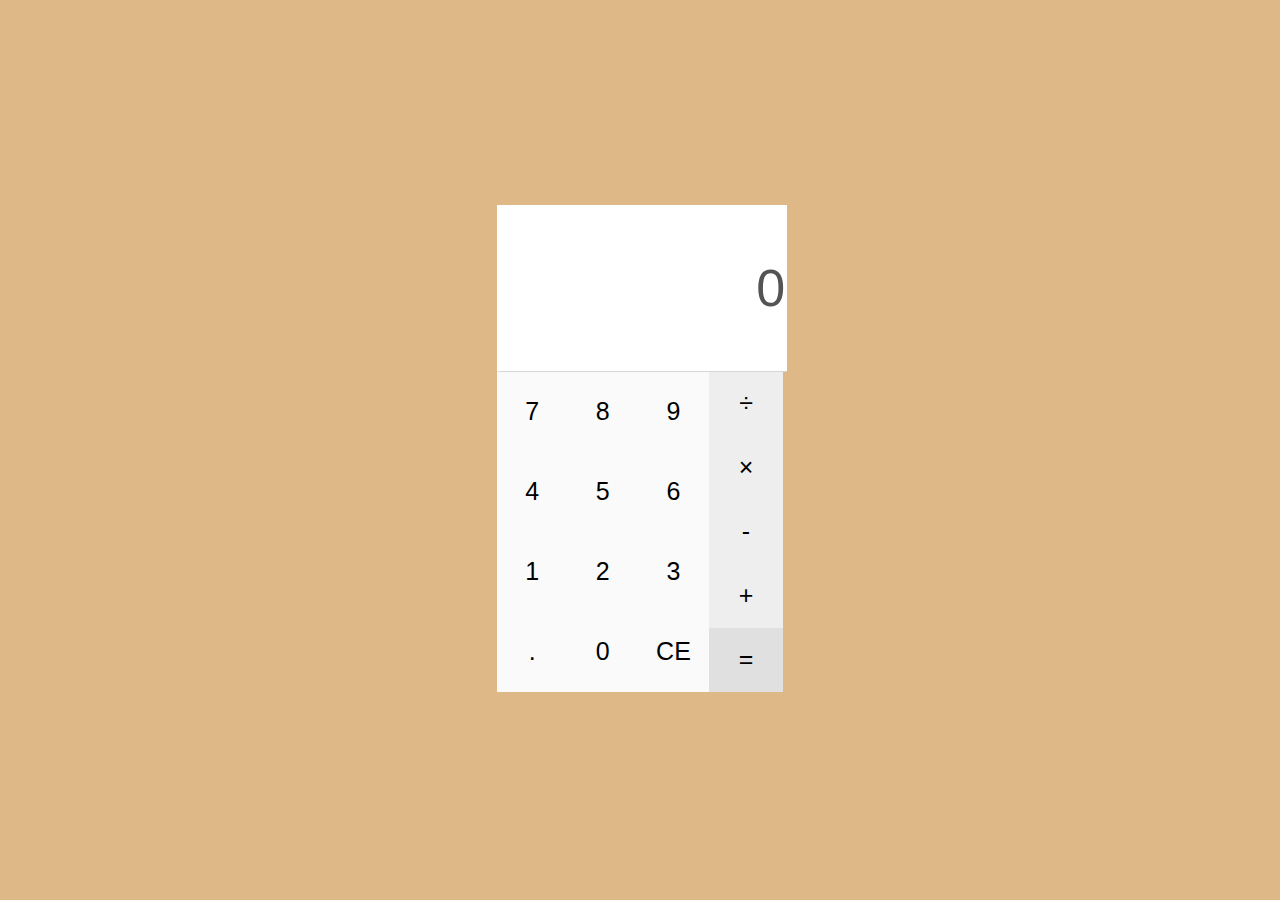
<file: calculator/index.html>
<!DOCTYPE HTML>
<html>
    <head>
        <title>计算器</title>
        <link href="style.css" rel="stylesheet" type="text/css"/>
        <script src="../Frames/jquery-3.2.1.min.js"></script>
        <script src="javascript.js"></script>
    </head>
    <body>
        <div class="calculator">
            <div class="screen">
                <input type="text" class="screen-main" disabled="true" value="0"/>
            </div>
            <div class="buttons">
                <div class="num">
                    <button class="button-num">7</button>
                    <button class="button-num">8</button>
                    <button class="button-num">9</button>
                    <button class="button-num">4</button>
                    <button class="button-num">5</button>
                    <button class="button-num">6</button>
                    <button class="button-num">1</button>
                    <button class="button-num">2</button>
                    <button class="button-num">3</button>
                    <button class="button-num">.</button>
                    <button class="button-num">0</button>
                    <button class="button-num">CE</button> 

                </div>
                <div class="op">
                    <button class="button-op">&divide;</button>
                    <button class="button-op">&times;</button>
                    <button class="button-op">-</button>
                    <button class="button-op">+</button>
                    <button class="button-op button-eq">=</button>
                </div>
            </div>
        </div>
    </body>
</html>
</file>
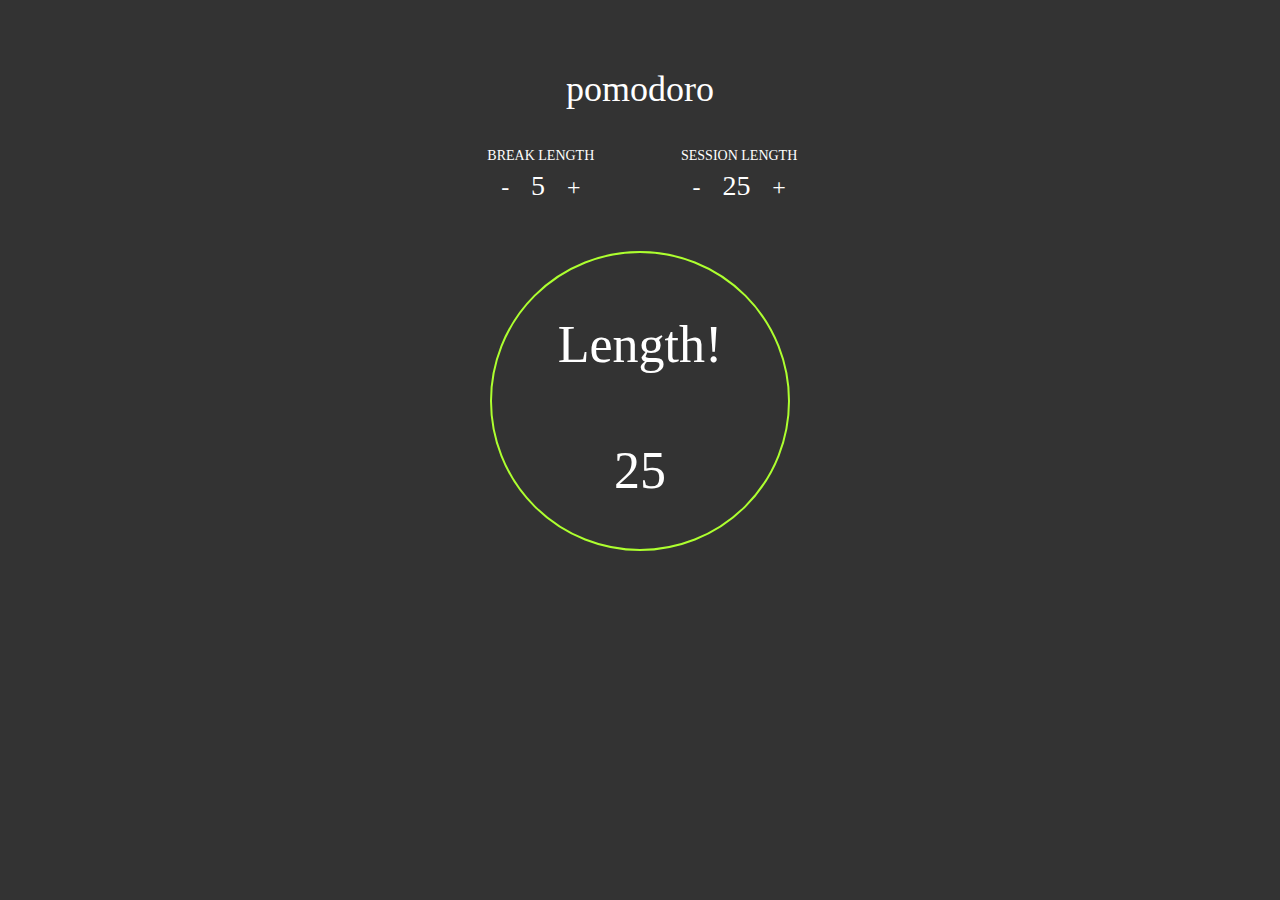
<file: pomodoro/index.html>
<!DOCTYPE HTML>

<html>
    <head>
        <title>pomodoro</title>
        <link rel="stylesheet" type="text/css" href="style.css"/>
        <link rel="stylesheet" type="text/css" href="../Frames/bootstrap-3.3.7-dist/css/bootstrap.min.css"/>
        
    </head>
    <body style="background-color: #333333">
        <div class="container-fluid">
            
            <div class="row text-head">
                <div class="col-md-12">
                    <h1>pomodoro</h1>
                </div>
            </div>
            
            <div class="row controller">
                <div class="col-md-4 col-md-offset-4">
                    <div class="col-md-6 left">
                        <span class="length-text">BREAK LENGTH</span><br/>
                        <input type="button" class="length-button" value="-"/>
                        <span class="length-num">5</span>
                        <input type="button" class="length-button" value="+"/>
                    </div>
                    <div class="col-md-6 right">
                        <span class="length-text">SESSION LENGTH</span><br/>
                        <input type="button" class="length-button" value="-"/>
                        <span class="length-num">25</span>
                        <input type="button" class="length-button" value="+"/>
                    </div>
                </div>   
            </div>
            
            <div class="row clock">
                <div class="col-md-12">
                    <button class="clock-button">
                        <p class="clock-top">Length!</p>
                        <p class="clock-buttom">25</p>
                    </button>
                </div>
            </div>
              
        </div>
        
        <script src="../Frames/jquery-3.2.1.min.js"></script>
        <script src="javascript.js"></script>
    </body>
</html>
</file>
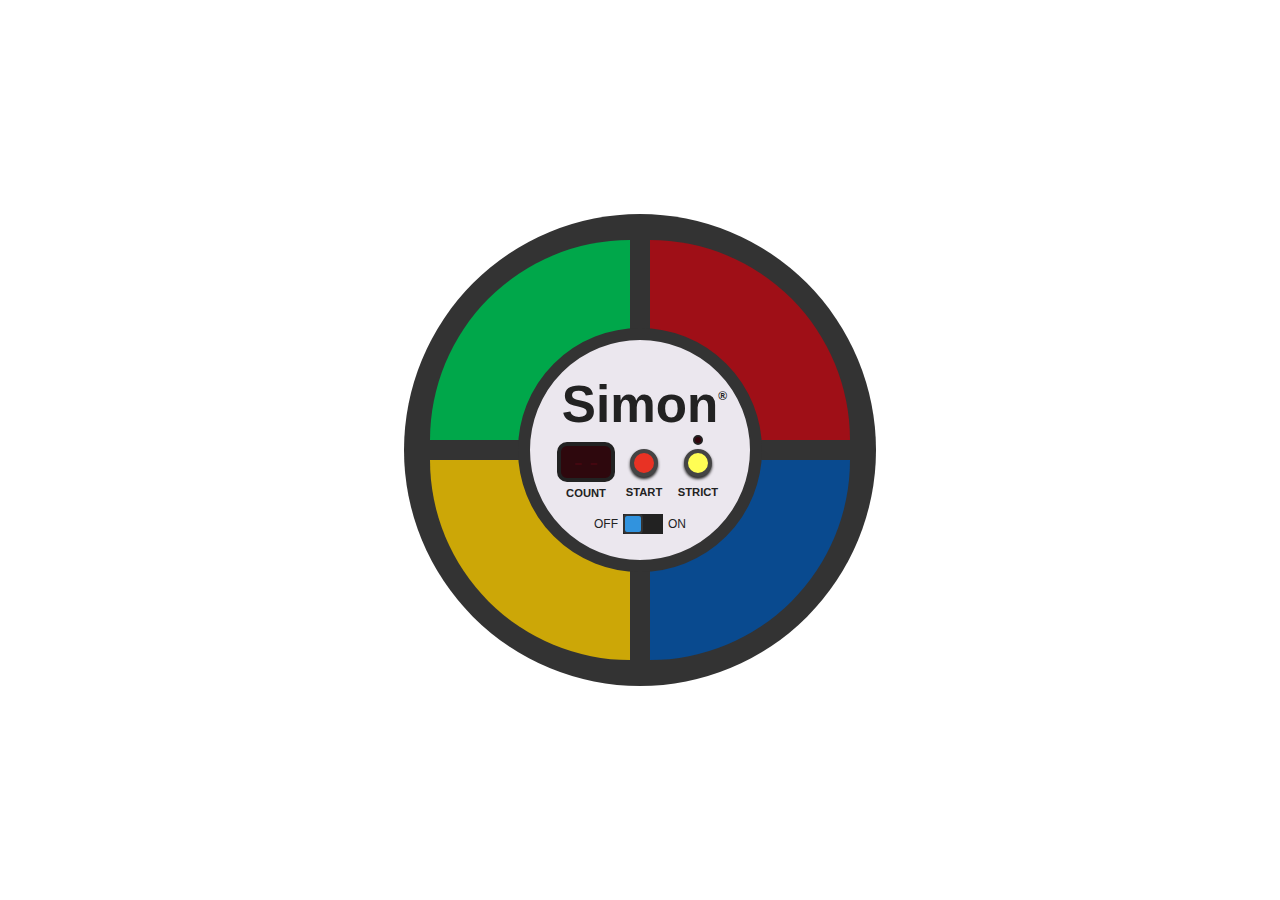
<file: simon/index.html>
<!DOCTYPE html>
<html lang="en">
<head>
    <meta http-equiv="Content-Type" content="text/html;charset=UTF-8">
    <title>simon</title>
    <style>
        body {
            margin: 0;
            user-select: none;
        }

        .simon-wrapper {
            position: fixed;
            left: 50%;
            top: 50%;
            width: 472px;
            height: 472px;
            transform: translateX(-50%) translateY(-50%);
        }

        .simon {
            position: relative;
            width: 100%;
            height: 100%;
            border-radius: 100%;
            text-align: center;
            background: #333;
        }

        .block-wrapper {
            display: inline-block;
            margin-top: 26px;
            border-radius: 100%;
            font-size: 0;
        }

        .block-wrapper .block {
            display: inline-block;
            width: 200px;
            height: 200px;
        }

        .block.green {
            margin: 0 20px 20px 0;
            border-top-left-radius: 100%;
            background: #00A74A;
        }

        .green.active {
            background: #13ff7c;
        }

        .block.red {
            margin-bottom: 20px;
            border-top-right-radius: 100%;
            background: #9F0F17;
        }

        .red.active {
            background: #FF4C4C;
        }

        .block.yellow {
            margin-right: 20px;
            border-bottom-left-radius: 100%;
            background: #CCA707;
        }

        .yellow.active {
            background: #FED93F;
        }

        .block.blue {
            border-bottom-right-radius: 100%;
            background: #094A8F;
        }

        .blue.active {
            background: #1C8CFF;
        }

        .center {
            position: absolute;
            box-sizing: border-box;
            top: 114px;
            left: 114px;
            width: 244px;
            height: 244px;
            border-radius: 100%;
            border: 12px solid #333;
            background: #EBE7EE;
        }

        .center .title {
            position: relative;
            margin: 35px 0 8px 0;
            font-family: "Helvetica Neue", Helvetica, Arial, sans-serif;
            font-size: 3.2em;
            font-weight: 700;
            color: #222;
        }

        .center .title .small {
            position: absolute;
            top: 14px;
            font-size: 12px;
        }

        .count-wrapper, .btn-wrapper {
            display: inline-block;
            vertical-align: top;
        }

        .count-wrapper {
            width: 58px;
        }

        .btn-wrapper {
            width: 50px;
        }

        .count-wrapper .count {
            box-sizing: border-box;
            width: 100%;
            height: 40px;
            line-height: 32px;
            border-radius: 10px;
            border: 4px solid #222;
            font-family: 'VT323', monospace;
            font-size: 1.6em;
            color: #430710;
            background: #2E080D;
        }

        .count-wrapper .count.active {
            color: #DC0D29;
        }

        .middle .label {
            margin: 5px 0 0 0;
            font-family: 'Oswald', Arial, sans;
            font-size: 0.7em;
            color: #222;
        }

        .btn-wrapper {
            position: relative;
            padding-top: 7px;
        }

        .btn-wrapper .btn {
            display: inline-block;
            width: 20px;
            height: 20px;
            border-radius: 100%;
            border: 4px solid #444;
            box-shadow: 0 2px 3px #222;
            cursor: pointer;
        }

        .btn-wrapper .btn:active {
            transform: translateY(2px);
            box-shadow: none;
        }

        .start-btn {
            background: #E83224;
        }

        .strict-btn {
            background: #FFFE54;
        }

        .btn-wrapper .strict-led {
            position: absolute;
            left: 20px;
            top: -7px;
            height: 6px;
            width: 6px;
            border-radius: 100%;
            border: 2px solid #222;
            background: #32050C;
        }

        .btn-wrapper .strict-led.active {
            background: #DC0D29;
        }

        .bottom {
            margin-top: 15px;
            font-size: 0;
        }

        .switch-wrapper {
            display: inline-block;
            width: 40px;
            height: 20px;
            line-height: 20px;
            background: #222;
            cursor: pointer;
        }

        .switch-wrapper .switch {
            width: 16px;
            height: 16px;
            border-radius: 4px;
            border: 2px solid #333;
            background-color: #3193DE
        }

        .switch-wrapper .switch.active {
            margin-left: 20px;
        }

        .bottom .label {
            display: inline-block;
            vertical-align: top;
            padding: 3px 5px;
            font-family: 'Oswald', Arial, sans;
            font-size: 12px;
            color: #222;
        }
    </style>
</head>
<body>
<div class="simon-wrapper">
    <div class="simon">
        <div class="block-wrapper">
            <div class="block green"></div>
            <div class="block red"></div>
            <div class="block yellow"></div>
            <div class="block blue"></div>
        </div>
        <div class="center">
            <h1 class="title">
                Simon
                <span class="small">®</span>
            </h1>
            <div class="middle">
                <div class="count-wrapper">
                    <div class="count">--</div>
                    <h3 class="label">COUNT</h3>
                </div>
                <div class="btn-wrapper">
                    <span class="btn start-btn"></span>
                    <h3 class="label">START</h3>
                </div>
                <div class="btn-wrapper">
                    <span class="strict-led"></span>
                    <span class="btn strict-btn"></span>
                    <h3 class="label">STRICT</h3>
                </div>
            </div>
            <div class="bottom">
                <span class="label">OFF</span>
                <div class="switch-wrapper">
                    <div class="switch"></div>
                </div>
                <span class="label">ON</span>
            </div>
        </div>
    </div>
</div>
<audio id="greenSound" src="../resources/sound/simonSound1.mp3"></audio>
<audio id="redSound" src="../resources/sound/simonSound2.mp3"></audio>
<audio id="yellowSound" src="../resources/sound/simonSound3.mp3"></audio>
<audio id="blueSound" src="../resources/sound/simonSound4.mp3"></audio>
<audio id="successSound" src="../resources/sound/success.mp3"></audio>
</body>
<script src="../resources/jquery-3.2.1.min.js"></script>
<script>

    // 电源打开
    const POWER_OFF = 1;
    const POWER_ON = 2;
    // 电源关闭

    // 等待游戏开始
    const STATUS_READY = 1;
    // 展示一遍顺序
    const STATUS_SHOW = 2;
    // 玩家进行游戏
    const STATUS_GAMING = 3;
    // 点击色块之后的决策阶段;
    const STATUS_AFTER_CLICK_BLOCK = 4;
    // 游戏结束
    const STATUS_SUCCESS = 5;

    // 简单模式
    const MODE_SIMPLE = 1;
    // 严格模式
    const MODE_STRICT = 2;

    const GREEN_TIME = 1;
    const RED_TIME = 2;
    const YELLOW_TIME = 3;
    const BLUE_TIME = 4;

    const game = {

        power: 0,
        status: 0,
        mode: 0,
        count: 0,
        sequence: [],
        maxLen: 12,
        currentIndex: 0,

        $switchWrapper: $(".switch-wrapper"),
        $switch: $(".switch"),
        $startBtn: $(".start-btn"),
        $strictBtn: $(".strict-btn"),
        $strictLed: $(".strict-led"),
        $count: $(".count"),
        $greenBlock: $(".block.green"),
        $redBlock: $(".block.red"),
        $yellowBlock: $(".block.yellow"),
        $blueBlock: $(".block.blue"),
        $blocks: $(".block"),
        $greenSound: $("#greenSound")[0],
        $redSound: $("#redSound")[0],
        $yellowSound: $("#yellowSound")[0],
        $blueSound: $("#blueSound")[0],
        $successSound: $("#successSound")[0],

        init: function () {
            game.power = POWER_OFF;

            game.bindClickListener();
        },
        bindClickListener: function () {
            // 点击OFF/ON switch
            game.$switchWrapper.on("click", function () {
                if (game.power === POWER_OFF) {
                    game.powerOn();
                } else {
                    game.powerOff();
                }
            });
            // 点击start按钮
            game.$startBtn.on("click", game.clickStart);
            // 点击strict按钮
            game.$strictBtn.on("click", game.clickStrict);
            // 点击区块不放开鼠标
            game.$blocks.on("mousedown", game.downBlock);
            // 点击区块放开鼠标
            game.$blocks.on("mouseup", game.upBlock);
        },
        powerOn: function () {
            game.power = POWER_ON;
            game.status = STATUS_READY;
            game.mode = MODE_SIMPLE;

            game.$switch.addClass("active");
            game.$count.addClass("active");
        },
        powerOff: function () {
            game.clearAllTimeout();
            game.clearActiveBlock();
            game.clearAllAudio();

            game.power = POWER_OFF;
            game.$switch.removeClass("active");
            game.$count.text("--");

            game.$count.removeClass("active");
            if (game.$strictLed.hasClass("active")) {
                game.$strictLed.removeClass("active");
            }
        },
        clickStart: function () {
            if (game.power !== POWER_ON) {
                return;
            }

            game.currentIndex = 0;
            game.count = 1;
            game.$count.text("--");

            game.clearAllTimeout();
            game.clearActiveBlock();
            game.clearAllAudio();

            game.displayFlash();
            game.getSequence();

            game.startShowTimeout = setTimeout(function () {
                game.displayOrder();
            }, 2000);
        },
        clickStrict: function () {
            if (game.power !== POWER_ON) {
                return;
            }

            if (game.mode === MODE_SIMPLE) {
                game.mode = MODE_STRICT;
                game.$strictLed.addClass("active");
            } else {
                game.mode = MODE_SIMPLE;
                game.$strictLed.removeClass("active");
            }
        },
        // 显示屏闪烁
        displayFlash: function (count = 2, time = 250) {
            for (let i = 1; i <= count; i++) {
                game.flashHideTimeout = setTimeout(function () {
                    game.$count.removeClass("active");
                }, (2 * i - 1) * time);
                game.flashShowTimeout = setTimeout(function () {
                    game.$count.addClass("active");
                }, 2 * i * time);
            }
        },
        // 清除所有计时器
        clearAllTimeout: function () {
            clearTimeout(game.flashHideTimeout);
            clearTimeout(game.flashShowTimeout);
            clearTimeout(game.startShowTimeout);
            clearTimeout(game.blockRemoveActiveTimeout);
            clearTimeout(game.blockAddActiveTimeout);
        },
        // 展示一遍顺序
        displayOrder: function () {
            game.status = STATUS_SHOW;
            if (game.count < 10) {
                game.$count.text("0" + game.count);
            } else {
                game.$count.text(game.count);
            }

            timeout(0);

            function timeout(index) {
                if (index === game.count) {
                    game.status = STATUS_GAMING;
                    return;
                }

                const time = game.getTimeByCount();
                const currentColor = game.getColorDom(game.sequence[index]);
                currentColor.addClass("active");
                game.playBGM(game.sequence[index]);
                game.blockRemoveActiveTimeout = setTimeout(function () {
                    currentColor.removeClass("active");
                    game.blockAddActiveTimeout = setTimeout(function () {
                        timeout(index + 1);
                    }, 300);
                }, time);
            }
        },
        // 获取序列
        getSequence: function () {
            game.sequence = [];
            for (let i = 0; i < game.maxLen; i++) {
                let num = Math.floor(Math.random() * 4 + 1);
                game.sequence.push(num);
            }
        },
        getColorDom: function (color) {
            if (color === GREEN_TIME) {
                return game.$greenBlock;
            } else if (color === RED_TIME) {
                return game.$redBlock;
            } else if (color === YELLOW_TIME) {
                return game.$yellowBlock;
            } else {
                return game.$blueBlock;
            }
        },
        getTimeByCount: function () {
            const count = game.count;

            if (count > 0 && count <= 3) {
                return 1000;
            } else if (count <= 6) {
                return 800;
            } else if (count <= 9) {
                return 750;
            } else if (count <= 12) {
                return 700;
            } else if (count <= 15) {
                return 600;
            } else {
                return 500;
            }
        },
        // 清除所有亮块
        clearActiveBlock: function () {
            game.$blocks.each(function () {
                if ($(this).hasClass("active")) {
                    $(this).removeClass("active");
                }
            });
        },
        downBlock: function () {
            if (game.power === POWER_OFF || game.status !== STATUS_GAMING) {
                return;
            }

            $(this).addClass("active");
        },
        upBlock: function () {
            if (game.power === POWER_OFF || game.status !== STATUS_GAMING) {
                return;
            }

            $(this).removeClass("active");

            const currentColor = game.sequence[game.currentIndex];

            game.status = STATUS_AFTER_CLICK_BLOCK;
            if ($(this).hasClass("green")) {
                game.nextStepClickBlock(currentColor, GREEN_TIME);
            } else if ($(this).hasClass("red")) {
                game.nextStepClickBlock(currentColor, RED_TIME);
            } else if ($(this).hasClass("yellow")) {
                game.nextStepClickBlock(currentColor, YELLOW_TIME);
            } else if ($(this).hasClass("blue")) {
                game.nextStepClickBlock(currentColor, BLUE_TIME);
            }
        },
        // 玩家点击色块之后的判断逻辑
        nextStepClickBlock: function (currentColor, color) {
            setTimeout(function () {
                // 点击的色块正确
                if (currentColor === color) {
                    game.playBGM(currentColor);
                    // 最后一次点击
                    if (game.currentIndex === game.count - 1) {
                        if (game.count === game.sequence.length) {
                            game.success();
                            return;
                        }
                        game.count++;
                        game.currentIndex = 0;
                        game.startShowTimeout = setTimeout(function () {
                            game.displayOrder();
                        }, 500);
                    } else {
                        game.currentIndex++;
                        game.status = STATUS_GAMING;
                    }
                } else {
                    game.playBGM(1);
                    game.playBGM(2);
                    game.playBGM(3);
                    game.playBGM(4);
                    if (game.mode === MODE_STRICT) {
                        game.getSequence();
                        game.count = 1;
                    }
                    game.currentIndex = 0;
                    game.$count.text("!!");
                    game.displayFlash();

                    game.startShowTimeout = setTimeout(function () {
                        game.displayOrder();
                    }, 2000);
                }
            });
        },
        // 播放音频
        playBGM: function(color) {
            if (color === GREEN_TIME) {
                game.$greenSound.play();
            } else if (color === RED_TIME) {
                game.$redSound.play();
            } else if (color === YELLOW_TIME) {
                game.$yellowSound.play();
            } else if (color === BLUE_TIME) {
                game.$blueSound.play();
            } else {
                game.$successSound.play();
            }
        },
        // 获得胜利之后
        success: function () {
            game.status = STATUS_SUCCESS;
            game.displayFlash();
            game.playBGM(0);
            game.$blocks.each(function () {
                if (!$(this).hasClass("active")) {
                    $(this).addClass("active");
                }
            });
        },
        clearAllAudio: function () {
            if (game.$greenSound.played) {
                game.$greenSound.load();
            }
            if (game.$redSound.played) {
                game.$redSound.load();
            }
            if (game.$yellowSound.played) {
                game.$yellowSound.load();
            }
            if (game.$blueSound.played) {
                game.$blueSound.load();
            }
            if (game.$successSound.played) {
                game.$successSound.load();
            }
        }
    };
    game.init();
</script>
</html>
</file>
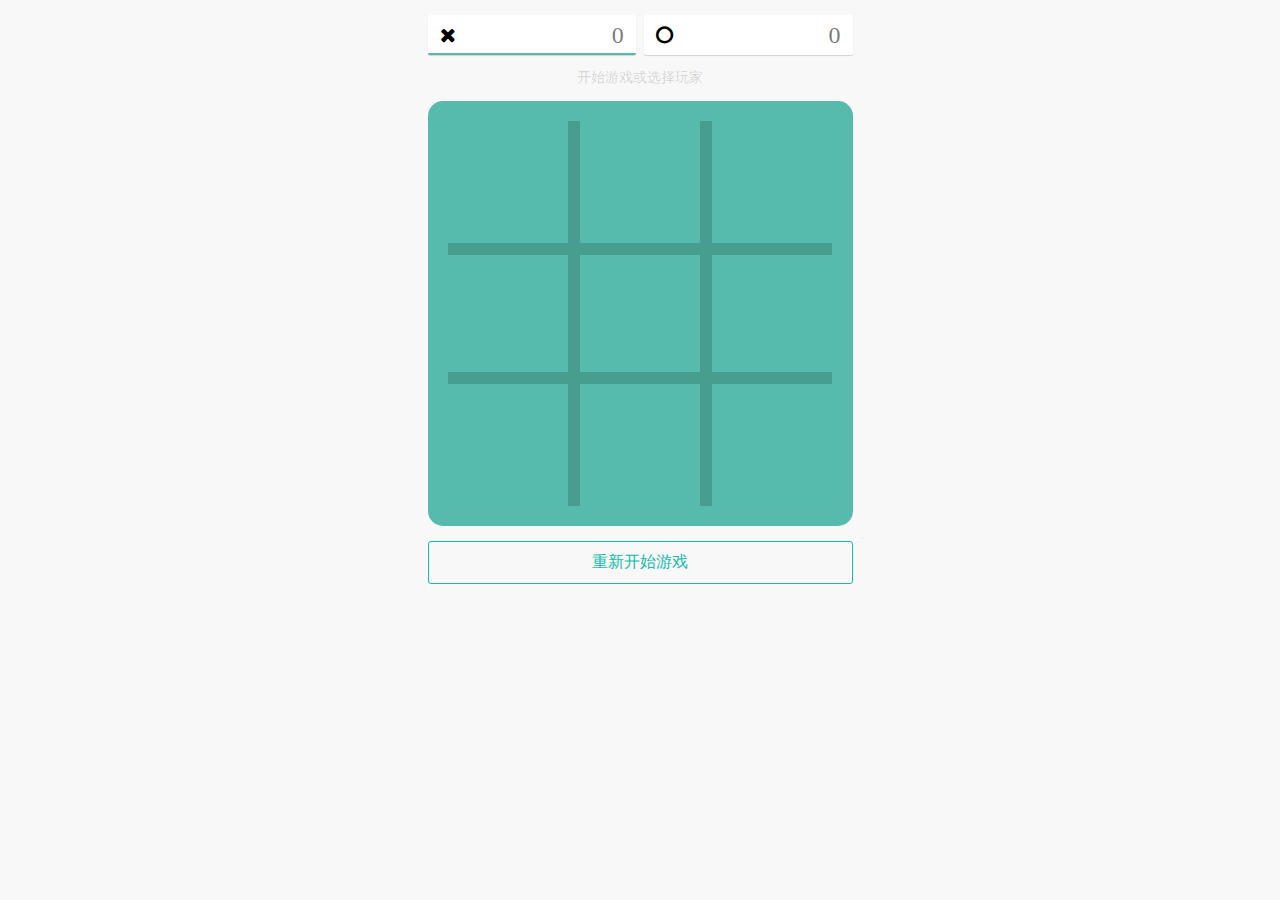
<file: tictactoe/index.html>
<!DOCTYPE html>
<html>
<head>
    <meta http-equiv="Content-Type" content="text/html;charset=UTF-8">
    <title>demo</title>
    <link type="text/css" rel="stylesheet" href="../resources/font-awesome-4.7.0/css/font-awesome.min.css">
    <style>
        body {
            background: #f8f8f8;
        }

        .main-wrapper {
            margin: 0 auto;
            width: 425px;
            height: 425px;
        }

        .main-wrapper * {
            box-sizing: border-box;
        }

        .tictactoe {
            padding: 20px;
            height: 100%;
            border-radius: 15px;
            background: #56BAAC;
            overflow: hidden;
        }

        .tictactoe .list {
            display: flex;
            flex-direction: column;
            height: 100%;
        }

        .tictactoe .list .line {
            display: flex;
            flex: 1;
        }

        .tictactoe .list .item {
            display: flex;
            flex: 1;
            border: 6px solid #489E8E;
            justify-content: center;
            align-items: center;
        }

        #line1 .item {
            border-top: none;
        }

        #line3 .item {
            border-bottom: none;
        }

        .tictactoe .list .item:first-child {
            border-left: none;
        }

        .tictactoe .list .item:last-child {
            border-right: none;
        }

        .tictactoe .icon {
            display: none;
            font-size: 98px;
        }

        .tictactoe .icon.fa-circle-o {
            color: #F1EBD6;
        }

        .tictactoe .icon.fa-close {
            color: #545454;
        }

        .select-person {
            margin-top: 15px;
            height: 40px;
            font-size: 0;
        }

        .select-person .item {
            position: relative;
            display: inline-block;
            padding: 0 12px;
            width: 49%;
            height: 100%;
            line-height: 40px;
            text-align: right;
            border-radius: 2px;
            border-bottom: 2px solid transparent;
            font-size: 24px;
            color: rgba(0, 0, 0, .54);
            background: #fff;
            box-shadow: 0 1px 1px rgba(0, 0, 0, .16);
            cursor: pointer;
        }

        .select-person .item.active {
            border-bottom-color: #56BAAC;
        }

        #selectClose {
            margin-right: 2%;
        }

        .select-person .icon {
            position: absolute;
            top: 10px;
            left: 12px;
            font-size: 20px;
            color: #000;
        }

        .game-info {
            text-align: center;
            font-size: 14px;
            color: rgba(0, 0, 0, 0.16);
        }

        .game-info .icon {
            color: #000;
        }

        .restart-game {
            margin-top: 15px;
            padding: 10px 0;
            text-align: center;
            cursor: pointer;
            border-radius: 3px;
            border: 1px solid #14bdac;
            color: #14bdac;
            transition: all .3s;
        }

        .restart-game:hover {
            background: #14bdac;
            color: #fff;
        }
    </style>
</head>
<body>
<div class="main-wrapper">
    <div class="select-person">
        <div class="item active" id="selectClose">
            <i class="icon fa fa-close"></i>
            <span class="count">0</span>
        </div>
        <div class="item" id="selectCircle">
            <i class="icon fa fa-circle-o"></i>
            <span class="count">0</span>
        </div>
    </div>
    <div class="game-info">
        <p>开始游戏或选择玩家</p>
    </div>
    <div class="tictactoe">
        <div class="list">
            <div class="line" id="line1">
                <div class="item">
                    <i class="icon fa fa-circle-o"></i>
                    <i class="icon fa fa-close"></i>
                </div>
                <div class="item">
                    <i class="icon fa fa-circle-o"></i>
                    <i class="icon fa fa-close"></i>
                </div>
                <div class="item">
                    <i class="icon fa fa-circle-o"></i>
                    <i class="icon fa fa-close"></i>
                </div>
            </div>
            <div class="line" id="line2">
                <div class="item">
                    <i class="icon fa fa-circle-o"></i>
                    <i class="icon fa fa-close"></i>
                </div>
                <div class="item">
                    <i class="icon fa fa-circle-o"></i>
                    <i class="icon fa fa-close"></i>
                </div>
                <div class="item">
                    <i class="icon fa fa-circle-o"></i>
                    <i class="icon fa fa-close"></i>
                </div>
            </div>
            <div class="line" id="line3">
                <div class="item">
                    <i class="icon fa fa-circle-o"></i>
                    <i class="icon fa fa-close"></i>
                </div>
                <div class="item">
                    <i class="icon fa fa-circle-o"></i>
                    <i class="icon fa fa-close"></i>
                </div>
                <div class="item">
                    <i class="icon fa fa-circle-o"></i>
                    <i class="icon fa fa-close"></i>
                </div>
            </div>
        </div>
    </div>
    <div class="restart-game">
        <span>重新开始游戏</span>
    </div>
</div>
</body>
<script src="../resources/jquery-3.2.1.min.js"></script>
<script>

    // 开始游戏或选择玩家状态
    const CHOOSE_ROLE = 1;
    // 电脑下棋
    const COMPANY_TIME = 2;
    // 玩家下棋
    const GAMER_TIME = 3;

    // 当前角色为O
    const ROLE_CIRCLE = 4;
    // 当前角色为X
    const ROLE_CLOSE = 5;

    // 赢
    const END_WIN = "win";
    // 输
    const END_LOST = "lose";
    // 平局
    const END_DRAW = "draw";

    const X = 'X';
    const O = 'O';

    const game = {
        map: [[], [], []],
        status: 0,
        currentRole: 0,
        activeRole: 0,
        count: 0,

        $allIcon: $(".tictactoe .icon"),
        $selectClose: $("#selectClose"),
        $selectCircle: $("#selectCircle"),
        $restartGame: $(".restart-game"),
        $item: $(".tictactoe .item"),
        $gameInfo: $(".game-info"),

        // 游戏初始化
        init: function() {
            game.status = CHOOSE_ROLE;
            game.currentRole = ROLE_CLOSE;
            game.activeRole = ROLE_CLOSE;
            game.count = 0;
            game.map = [
              [0, 0, 0],
              [0, 0, 0],
              [0, 0, 0]
            ];

            game.$gameInfo.html("<p>开始游戏或选择玩家</p>");

            game.clearAllIcon();
            game.bindClickListener();

            if (!game.$selectClose.hasClass("active")) {
                game.$selectClose.addClass("active");
            }
            if (game.$selectCircle.hasClass("active")) {
                game.$selectCircle.removeClass("active");
            }
        },
        // 显示图标
        displayIcon: function ($item) {
            if (game.activeRole === ROLE_CIRCLE) {
                $item.children(".fa-circle-o").show();
            } else {
                $item.children(".fa-close").show();
            }
        },
        // 清空棋盘
        clearAllIcon: function () {
            game.$allIcon.each(function () {
                $(this).hide();
            });
        },
        // 绑定点击事件
        bindClickListener: function () {
            // 选择O
            game.$selectCircle.on("click", game.selectCircle);

            // 点击棋盘
            game.$item.on("click", game.clickItem);

            // 点击重新开始按钮
            game.$restartGame.on("click", function () {
                game.init();
            })

        },
        selectCircle: function () {
            if (game.status !== CHOOSE_ROLE) {
                return;
            }
            game.currentRole = ROLE_CIRCLE;
            game.status = COMPANY_TIME;
            // TODO 电脑开始下棋
            game.companyPlay();
        },
        changeRole: function () {
            let nextRole;
            if (game.activeRole === ROLE_CLOSE) {
                nextRole = ROLE_CIRCLE;
            } else {
                nextRole = ROLE_CLOSE;
            }
            if (nextRole === ROLE_CLOSE) {
                game.$selectCircle.removeClass("active");
                game.$selectClose.addClass("active");
                game.$gameInfo.html("<p>轮到 <i class='icon fa fa-close'></i> 行动了</p>")
            } else {
                game.$selectClose.removeClass("active");
                game.$selectCircle.addClass("active");
                game.$gameInfo.html("<p>轮到 <i class='icon fa fa-circle-o'></i> 行动了</p>")
            }
            game.activeRole = nextRole;
        },
        clickItem: function () {
            const x = $(this).parent().index();
            const y = $(this).index();
            // 如果状态不对,返回
            if (game.status !== GAMER_TIME && game.status !== CHOOSE_ROLE) {
                return;
            }
            game.status = GAMER_TIME;

            // 判断该点是否能落子
            if (game.map[x][y] !== 0) {
                return;
            }
            // 显示对应的棋子
            game.displayIcon($(this));
            game.map[x][y] = game.currentRole === ROLE_CLOSE ? X : O;
            game.count++;

            // TODO 判断是否胜利
            const gameResult = game.isWin(x, y);
            if (gameResult) {
              if (gameResult === END_WIN) {

              } else if (gameResult === END_LOST) {

              } else {

              }
            }

            // 改变状态为电脑下棋状态
            game.changeRole();
            game.status = COMPANY_TIME;

            // TODO 电脑开始下棋
            setTimeout(function () {
                game.companyPlay();
            }, 600);

        },
        // 电脑下棋
        companyPlay: function() {
            let x, y;
            let count = 0;

            const rem = 9 - game.count;
            const randNum = Math.floor(Math.random() * rem + 1);

            for (let i = 0; i < 3; i++) {
                for (let j = 0; j < 3; j++) {
                    if (game.map[i][j] === 0) {
                        count++;
                    }
                    if (count === randNum) {
                      x = i;
                      y = j;
                      break;
                    }
                }
            }

            $dom = $(".tictactoe .list .line").eq(x).children(".item").eq(y);
            game.displayIcon($dom);
            game.map[x][y] = game.currentRole === ROLE_CLOSE ? O : X;
            game.count++;

            const gameResult = game.isWin(x, y);
            if (gameResult) {
              if (gameResult === END_WIN) {

              } else if (gameResult === END_LOST) {

              } else {

              }
            }

            game.changeRole();
            game.status = GAMER_TIME;
        },
        // 判断是否胜利
        isWin: function (x, y) {
          const map = game.map;
          const currentRole = game.currentRole;

          if (map[x][0] === map[x][1] && map[x][1] === map[x][2]) {
            return result(map[x][0]);
          }
          if (map[0][y] === map[1][y] && map[1][y] === map[2][y]) {
            return result(map[0][y]);
          }
          if (map[0][0] === map[1][1] && map[1][1] === map[2][2]) {
            return result(map[0][0]);
          }
          if (map[0][2] === map[1][1] && map[1][1] === map[2][0]) {
            return result(map[0][2]);
          }

          if (game.count === 9) {
            return END_DRAW;
          }

          return false;

          function result(value) {
            if (value === X) {
              return currentRole === ROLE_CLOSE ? END_WIN : END_LOST;
            } else {
              return currentRole === ROLE_CIRCLE ? END_WIN : END_LOST;
            }
          }
        }
    };
    game.init();
</script>
</html>
</file>
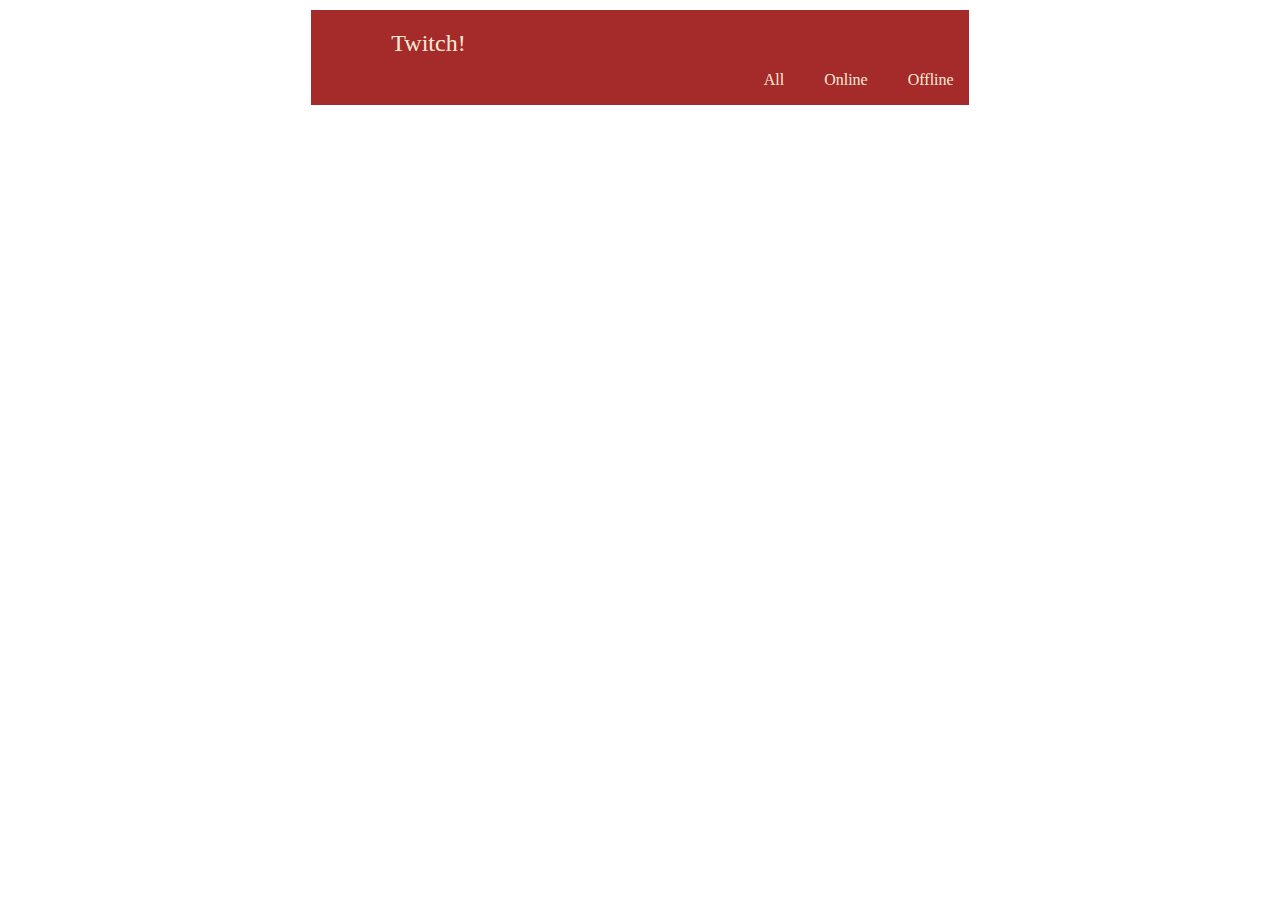
<file: twitch/index.html>
<!DOCTYPE HTML>
<html>
  <head>
    <meta http-equiv="Content-Type" content="text/html;charset=UTF-8">
    <title>twitch</title>
    <link type="text/css" rel="stylesheet" href="style.css"/>
    <script src="../resources/jquery-3.2.1.min.js"></script>
    <script src="javascript.js"></script>
  </head>
  <body>
    <div class="main-body">
      <div class="head">
        <span class="head-title">Twitch!</span>
        <div class="head-state">
          <p><span id="all">All</span><span id="online">Online</span><span id="offline">Offline</span></p>
        </div>
      </div>
      <div class="display">
      </div>
    </div>
  </body>
</html>
</file>
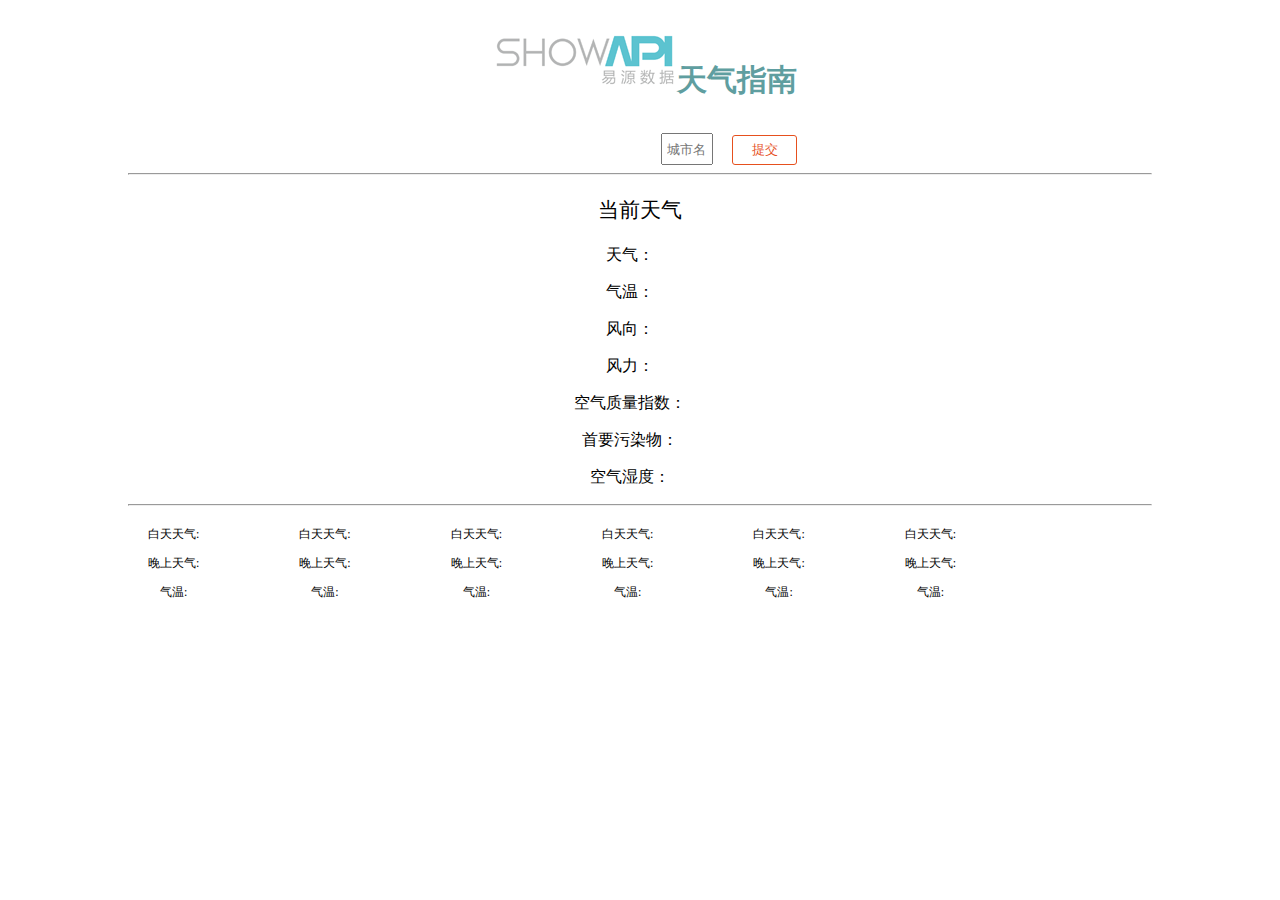
<file: Weather/index.html>
<!DOCTYPE HTML>
<html>
    <head>
        <title>天气指南~~</title>
        <link type="text/css" rel="stylesheet" href="style.css"/>
        <script src="javascript.js"></script>
        <script src=../Frames/jquery-3.2.1.min.js></script>
    </head>
    <body onload="loadWeather()" onkeydown="keyDownWeather()">
        <div class="mainBody">
            <div class="top">
                <a href="https://www.showapi.com/api/lookPoint/9" target="_blank"><img src="logo_white.png"/></a><span class="bigFont">天气指南</span>
                <div class="row1">
                    <span id="time"></span>
                    <span id="city"></span>
                </div>
                <div class="row2">
                    <input class="textCity" type = "text" placeholder="城市名"/>
                    <input class="btnSubmit" type = "button" value="提交" onclick="loadWeather()"/>
                </div>
                
            </div>
            <hr/>
            <div class="tadayWeather">
                <p style="font-size: 21px;">当前天气</p>
                <p>天气： <span id="weather"></span></p>
                <p>气温： <span id="temperature"></span></p>
                <p>风向： <span id="windDirection"></span></p>
                <p>风力： <span id="windPower"></span></p>
                <p>空气质量指数： <span id="airQualityIndex"></span></p>
                <p>首要污染物： <span id="primaryPollutant"></span></p>
                <p>空气湿度： <span id="airHumidity"></span></p>
            </div>
            <hr/>
            <div class="futureWeather">
                <div class="day2">
                    <p class="xq"></p>
                    <p>白天天气: <span class="dayWeather"></span></p>
                    <p>晚上天气: <span class="Nightweather"></span></p>
                    <p>气温: <span class="temperatureF"></span></p>
                </div>
                <div class="day3">
                    <p class="xq"></p>
                    <p>白天天气: <span class="dayWeather"></span></p>
                    <p>晚上天气: <span class="Nightweather"></span></p>
                    <p>气温: <span class="temperatureF"></span></p>
                </div>
                <div class="day4">
                    <p class="xq"></p>
                    <p>白天天气: <span class="dayWeather"></span></p>
                    <p>晚上天气: <span class="Nightweather"></span></p>
                    <p>气温: <span class="temperatureF"></span></p>
                </div>
                <div class="day5">
                    <p class="xq"></p>
                    <p>白天天气: <span class="dayWeather"></span></p>
                    <p>晚上天气: <span class="Nightweather"></span></p>
                    <p>气温: <span class="temperatureF"></span></p>
                </div>
                <div class="day6">
                    <p class="xq"></p>
                    <p>白天天气: <span class="dayWeather"></span></p>
                    <p>晚上天气: <span class="Nightweather"></span></p>
                    <p>气温: <span class="temperatureF"></span></p>
                </div>
                <div class="day7">
                    <p class="xq"></p>
                    <p>白天天气: <span class="dayWeather"></span></p>
                    <p>晚上天气: <span class="Nightweather"></span></p>
                    <p>气温: <span class="temperatureF"></span></p>
                </div>
            </div>
        </div>
    </body>
</html>
</file>
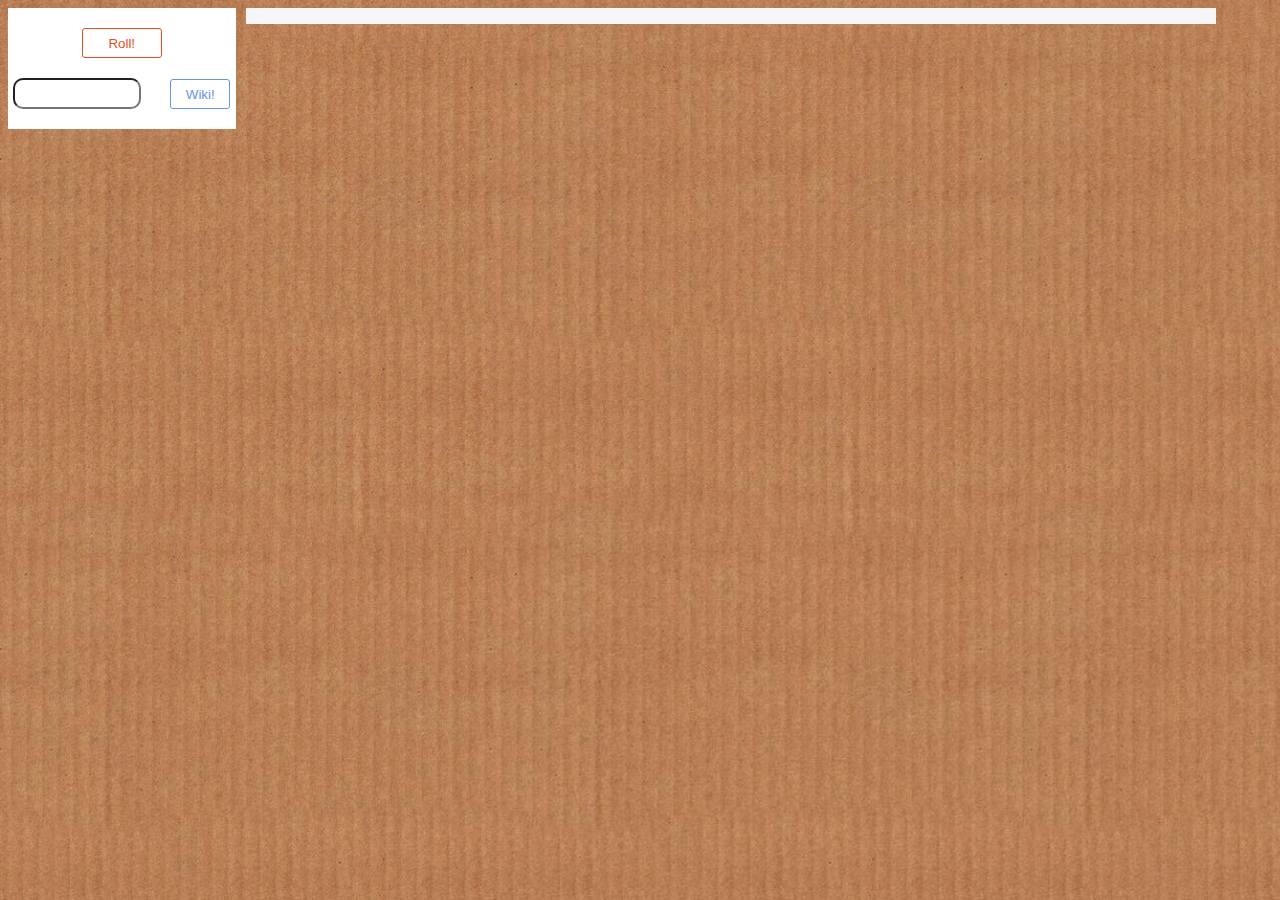
<file: wikia/index.html>
<!DOCTYPE HTML>
<html>
  <head>
    <meta http-equiv="Content-Type" content="text/html;charset=UTF-8">
    <title>Wiki!</title>
    <link rel="stylesheet" type="text/css" href="style.css"/>
    <link rel="stylesheet" type="text/css" href="../resources/font-awesome-4.7.0/css/font-awesome.min.css"/>
    <script src="../resources/jquery-3.2.1.min.js"></script>
    <script src="javascript.js"></script>
  </head>
  <body>
    <div class="left">
      <a href="http://en.wikipedia.org/wiki/Special:Random" target="_blank"><input class="rollBtn" type="button" value="Roll!"/></a>
      <div class="searchBar">
        <input class="searchText" type="text"/>
        <input class="searchBtn" type="button" value="Wiki!">
      </div>
    </div>
    <div class="right">
      <ul class="wiki-ul">
      </ul>
    </div>
  </body>
</html>
</file>
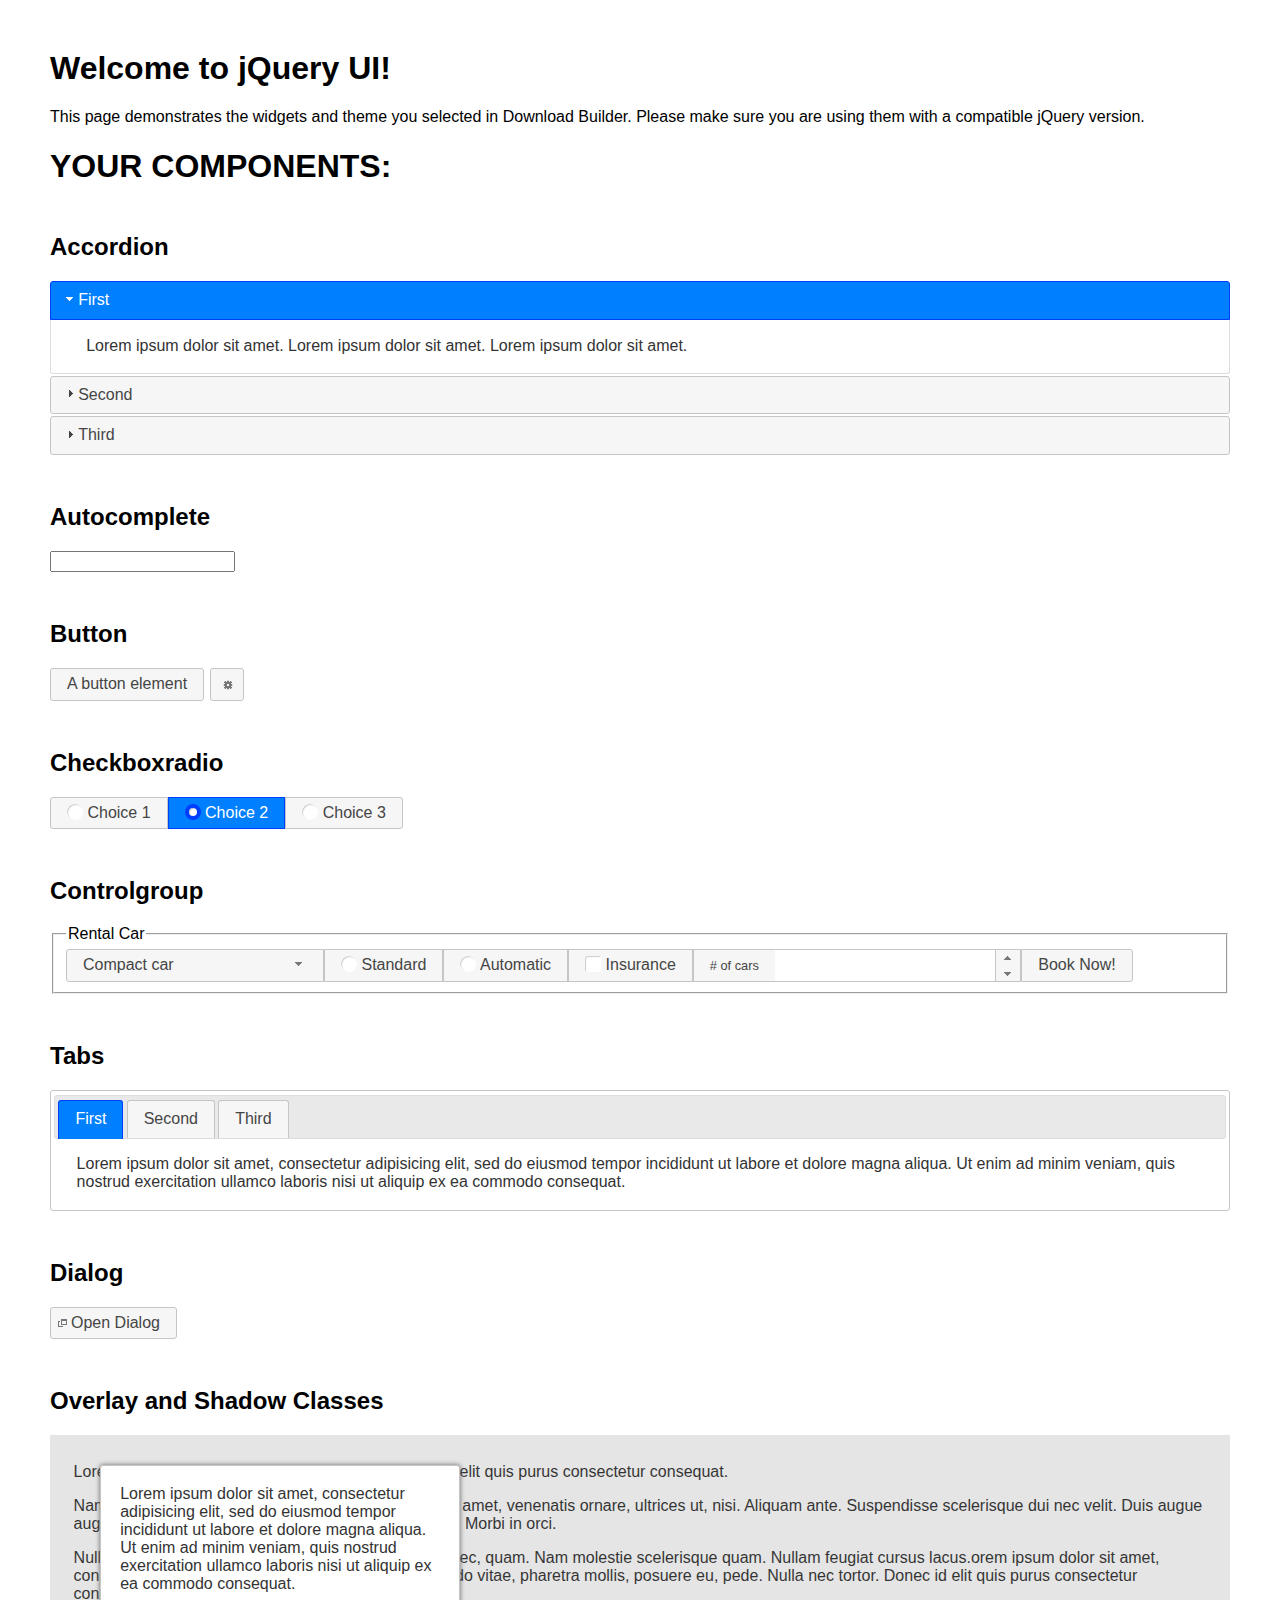
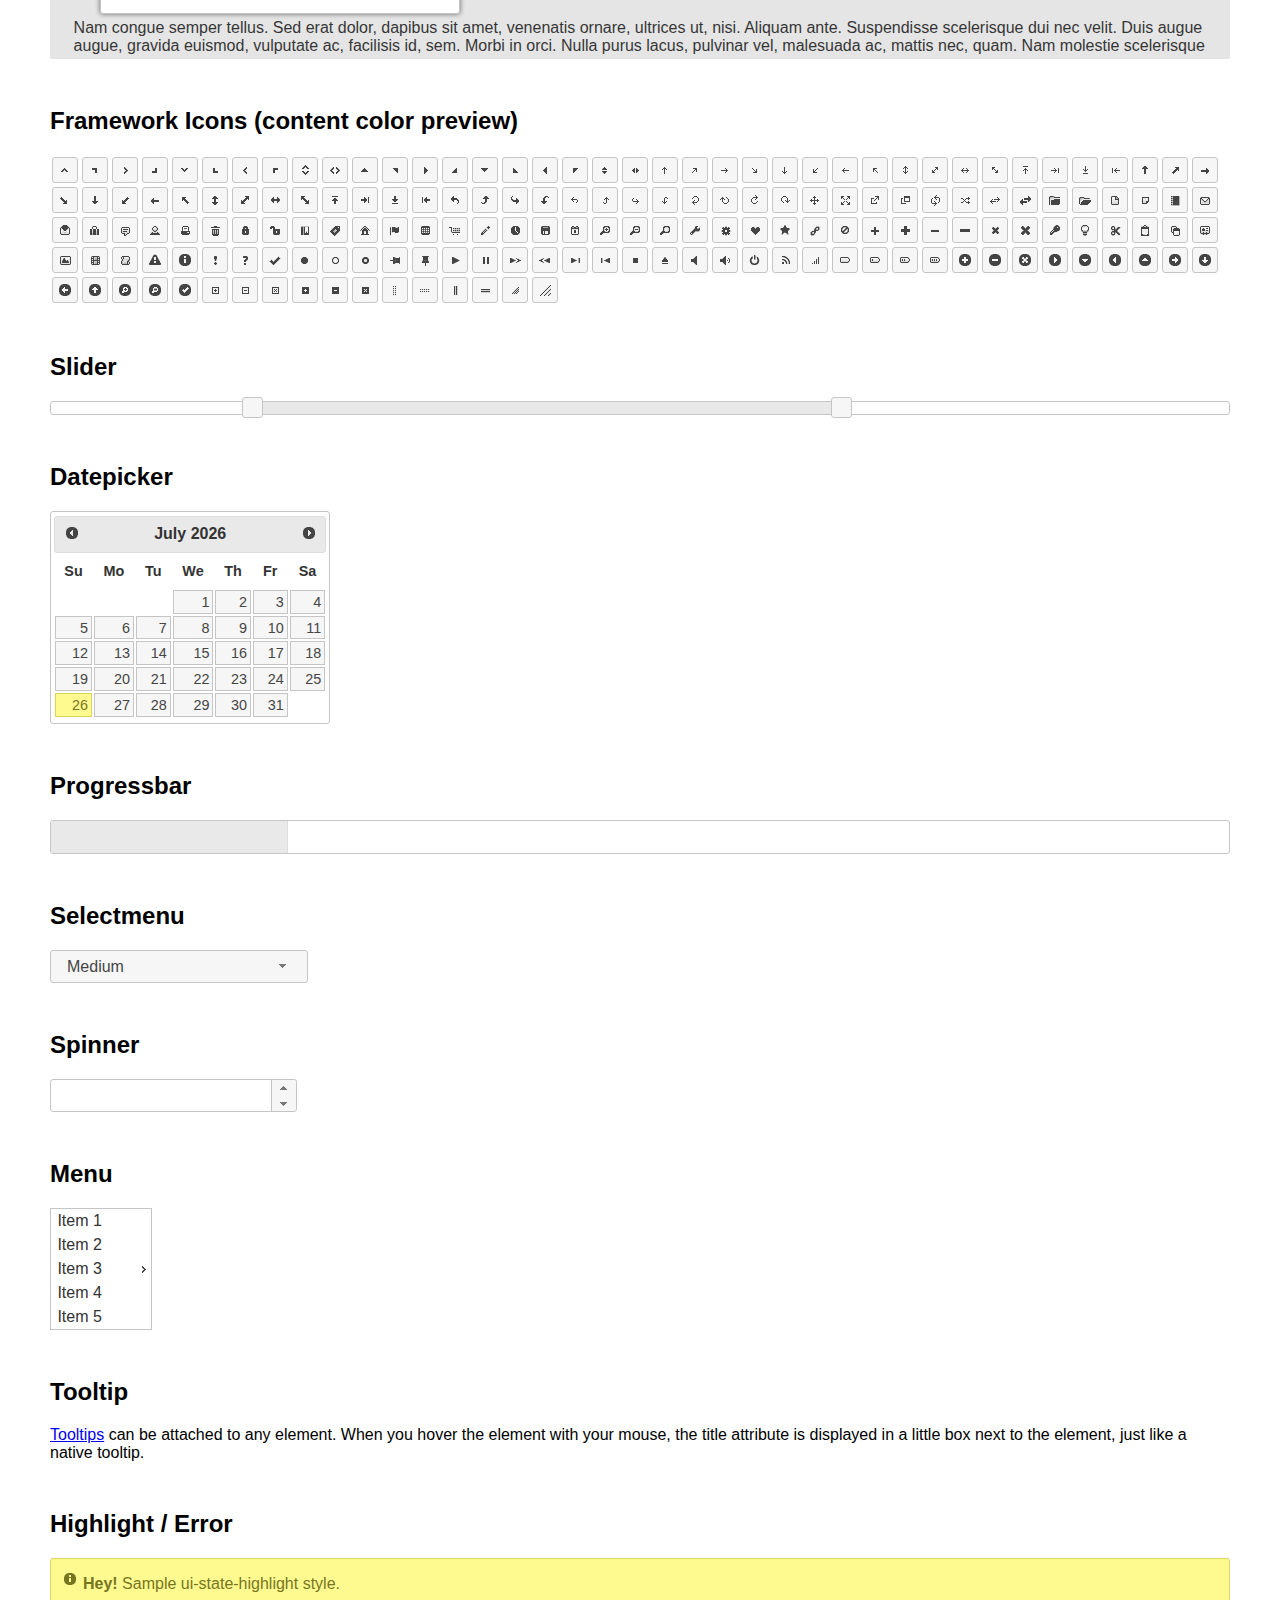
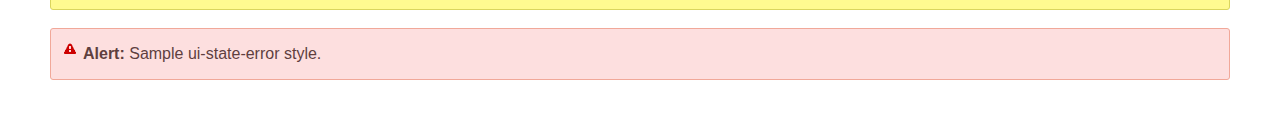
<file: Frames/jquery-ui-1.12.1.custom/index.html>
<!doctype html>
<html lang="us">
<head>
	<meta charset="utf-8">
	<title>jQuery UI Example Page</title>
	<link href="jquery-ui.css" rel="stylesheet">
	<style>
	body{
		font-family: "Trebuchet MS", sans-serif;
		margin: 50px;
	}
	.demoHeaders {
		margin-top: 2em;
	}
	#dialog-link {
		padding: .4em 1em .4em 20px;
		text-decoration: none;
		position: relative;
	}
	#dialog-link span.ui-icon {
		margin: 0 5px 0 0;
		position: absolute;
		left: .2em;
		top: 50%;
		margin-top: -8px;
	}
	#icons {
		margin: 0;
		padding: 0;
	}
	#icons li {
		margin: 2px;
		position: relative;
		padding: 4px 0;
		cursor: pointer;
		float: left;
		list-style: none;
	}
	#icons span.ui-icon {
		float: left;
		margin: 0 4px;
	}
	.fakewindowcontain .ui-widget-overlay {
		position: absolute;
	}
	select {
		width: 200px;
	}
	</style>
</head>
<body>

<h1>Welcome to jQuery UI!</h1>

<div class="ui-widget">
	<p>This page demonstrates the widgets and theme you selected in Download Builder. Please make sure you are using them with a compatible jQuery version.</p>
</div>

<h1>YOUR COMPONENTS:</h1>


<!-- Accordion -->
<h2 class="demoHeaders">Accordion</h2>
<div id="accordion">
	<h3>First</h3>
	<div>Lorem ipsum dolor sit amet. Lorem ipsum dolor sit amet. Lorem ipsum dolor sit amet.</div>
	<h3>Second</h3>
	<div>Phasellus mattis tincidunt nibh.</div>
	<h3>Third</h3>
	<div>Nam dui erat, auctor a, dignissim quis.</div>
</div>



<!-- Autocomplete -->
<h2 class="demoHeaders">Autocomplete</h2>
<div>
	<input id="autocomplete" title="type &quot;a&quot;">
</div>



<!-- Button -->
<h2 class="demoHeaders">Button</h2>
<button id="button">A button element</button>
<button id="button-icon">An icon-only button</button>



<!-- Checkboxradio -->
<h2 class="demoHeaders">Checkboxradio</h2>
<form style="margin-top: 1em;">
	<div id="radioset">
		<input type="radio" id="radio1" name="radio"><label for="radio1">Choice 1</label>
		<input type="radio" id="radio2" name="radio" checked="checked"><label for="radio2">Choice 2</label>
		<input type="radio" id="radio3" name="radio"><label for="radio3">Choice 3</label>
	</div>
</form>



<!-- Controlgroup -->
<h2 class="demoHeaders">Controlgroup</h2>
<fieldset>
	<legend>Rental Car</legend>
	<div id="controlgroup">
		<select id="car-type">
			<option>Compact car</option>
			<option>Midsize car</option>
			<option>Full size car</option>
			<option>SUV</option>
			<option>Luxury</option>
			<option>Truck</option>
			<option>Van</option>
		</select>
		<label for="transmission-standard">Standard</label>
		<input type="radio" name="transmission" id="transmission-standard">
		<label for="transmission-automatic">Automatic</label>
		<input type="radio" name="transmission" id="transmission-automatic">
		<label for="insurance">Insurance</label>
		<input type="checkbox" name="insurance" id="insurance">
		<label for="horizontal-spinner" class="ui-controlgroup-label"># of cars</label>
		<input id="horizontal-spinner" class="ui-spinner-input">
		<button>Book Now!</button>
	</div>
</fieldset>



<!-- Tabs -->
<h2 class="demoHeaders">Tabs</h2>
<div id="tabs">
	<ul>
		<li><a href="#tabs-1">First</a></li>
		<li><a href="#tabs-2">Second</a></li>
		<li><a href="#tabs-3">Third</a></li>
	</ul>
	<div id="tabs-1">Lorem ipsum dolor sit amet, consectetur adipisicing elit, sed do eiusmod tempor incididunt ut labore et dolore magna aliqua. Ut enim ad minim veniam, quis nostrud exercitation ullamco laboris nisi ut aliquip ex ea commodo consequat.</div>
	<div id="tabs-2">Phasellus mattis tincidunt nibh. Cras orci urna, blandit id, pretium vel, aliquet ornare, felis. Maecenas scelerisque sem non nisl. Fusce sed lorem in enim dictum bibendum.</div>
	<div id="tabs-3">Nam dui erat, auctor a, dignissim quis, sollicitudin eu, felis. Pellentesque nisi urna, interdum eget, sagittis et, consequat vestibulum, lacus. Mauris porttitor ullamcorper augue.</div>
</div>



<h2 class="demoHeaders">Dialog</h2>
<p>
	<button id="dialog-link" class="ui-button ui-corner-all ui-widget">
		<span class="ui-icon ui-icon-newwin"></span>Open Dialog
	</button>
</p>

<h2 class="demoHeaders">Overlay and Shadow Classes</h2>
<div style="position: relative; width: 96%; height: 200px; padding:1% 2%; overflow:hidden;" class="fakewindowcontain">
	<p>Lorem ipsum dolor sit amet,  Nulla nec tortor. Donec id elit quis purus consectetur consequat. </p><p>Nam congue semper tellus. Sed erat dolor, dapibus sit amet, venenatis ornare, ultrices ut, nisi. Aliquam ante. Suspendisse scelerisque dui nec velit. Duis augue augue, gravida euismod, vulputate ac, facilisis id, sem. Morbi in orci. </p><p>Nulla purus lacus, pulvinar vel, malesuada ac, mattis nec, quam. Nam molestie scelerisque quam. Nullam feugiat cursus lacus.orem ipsum dolor sit amet, consectetur adipiscing elit. Donec libero risus, commodo vitae, pharetra mollis, posuere eu, pede. Nulla nec tortor. Donec id elit quis purus consectetur consequat. </p><p>Nam congue semper tellus. Sed erat dolor, dapibus sit amet, venenatis ornare, ultrices ut, nisi. Aliquam ante. Suspendisse scelerisque dui nec velit. Duis augue augue, gravida euismod, vulputate ac, facilisis id, sem. Morbi in orci. Nulla purus lacus, pulvinar vel, malesuada ac, mattis nec, quam. Nam molestie scelerisque quam. </p><p>Nullam feugiat cursus lacus.orem ipsum dolor sit amet, consectetur adipiscing elit. Donec libero risus, commodo vitae, pharetra mollis, posuere eu, pede. Nulla nec tortor. Donec id elit quis purus consectetur consequat. Nam congue semper tellus. Sed erat dolor, dapibus sit amet, venenatis ornare, ultrices ut, nisi. Aliquam ante. </p><p>Suspendisse scelerisque dui nec velit. Duis augue augue, gravida euismod, vulputate ac, facilisis id, sem. Morbi in orci. Nulla purus lacus, pulvinar vel, malesuada ac, mattis nec, quam. Nam molestie scelerisque quam. Nullam feugiat cursus lacus.orem ipsum dolor sit amet, consectetur adipiscing elit. Donec libero risus, commodo vitae, pharetra mollis, posuere eu, pede. Nulla nec tortor. Donec id elit quis purus consectetur consequat. Nam congue semper tellus. Sed erat dolor, dapibus sit amet, venenatis ornare, ultrices ut, nisi. </p>

	<!-- ui-dialog -->
	<div class="ui-widget-overlay ui-front"></div>
	<div style="position: absolute; width: 320px; left: 50px; top: 30px; padding: 1.2em" class="ui-widget ui-front ui-widget-content ui-corner-all ui-widget-shadow">
		Lorem ipsum dolor sit amet, consectetur adipisicing elit, sed do eiusmod tempor incididunt ut labore et dolore magna aliqua. Ut enim ad minim veniam, quis nostrud exercitation ullamco laboris nisi ut aliquip ex ea commodo consequat.
	</div>

</div>

<!-- ui-dialog -->
<div id="dialog" title="Dialog Title">
	<p>Lorem ipsum dolor sit amet, consectetur adipisicing elit, sed do eiusmod tempor incididunt ut labore et dolore magna aliqua. Ut enim ad minim veniam, quis nostrud exercitation ullamco laboris nisi ut aliquip ex ea commodo consequat.</p>
</div>



<h2 class="demoHeaders">Framework Icons (content color preview)</h2>
<ul id="icons" class="ui-widget ui-helper-clearfix">
	<li class="ui-state-default ui-corner-all" title=".ui-icon-caret-1-n"><span class="ui-icon ui-icon-caret-1-n"></span></li>
	<li class="ui-state-default ui-corner-all" title=".ui-icon-caret-1-ne"><span class="ui-icon ui-icon-caret-1-ne"></span></li>
	<li class="ui-state-default ui-corner-all" title=".ui-icon-caret-1-e"><span class="ui-icon ui-icon-caret-1-e"></span></li>
	<li class="ui-state-default ui-corner-all" title=".ui-icon-caret-1-se"><span class="ui-icon ui-icon-caret-1-se"></span></li>
	<li class="ui-state-default ui-corner-all" title=".ui-icon-caret-1-s"><span class="ui-icon ui-icon-caret-1-s"></span></li>
	<li class="ui-state-default ui-corner-all" title=".ui-icon-caret-1-sw"><span class="ui-icon ui-icon-caret-1-sw"></span></li>
	<li class="ui-state-default ui-corner-all" title=".ui-icon-caret-1-w"><span class="ui-icon ui-icon-caret-1-w"></span></li>
	<li class="ui-state-default ui-corner-all" title=".ui-icon-caret-1-nw"><span class="ui-icon ui-icon-caret-1-nw"></span></li>
	<li class="ui-state-default ui-corner-all" title=".ui-icon-caret-2-n-s"><span class="ui-icon ui-icon-caret-2-n-s"></span></li>
	<li class="ui-state-default ui-corner-all" title=".ui-icon-caret-2-e-w"><span class="ui-icon ui-icon-caret-2-e-w"></span></li>
	<li class="ui-state-default ui-corner-all" title=".ui-icon-triangle-1-n"><span class="ui-icon ui-icon-triangle-1-n"></span></li>
	<li class="ui-state-default ui-corner-all" title=".ui-icon-triangle-1-ne"><span class="ui-icon ui-icon-triangle-1-ne"></span></li>
	<li class="ui-state-default ui-corner-all" title=".ui-icon-triangle-1-e"><span class="ui-icon ui-icon-triangle-1-e"></span></li>
	<li class="ui-state-default ui-corner-all" title=".ui-icon-triangle-1-se"><span class="ui-icon ui-icon-triangle-1-se"></span></li>
	<li class="ui-state-default ui-corner-all" title=".ui-icon-triangle-1-s"><span class="ui-icon ui-icon-triangle-1-s"></span></li>
	<li class="ui-state-default ui-corner-all" title=".ui-icon-triangle-1-sw"><span class="ui-icon ui-icon-triangle-1-sw"></span></li>
	<li class="ui-state-default ui-corner-all" title=".ui-icon-triangle-1-w"><span class="ui-icon ui-icon-triangle-1-w"></span></li>
	<li class="ui-state-default ui-corner-all" title=".ui-icon-triangle-1-nw"><span class="ui-icon ui-icon-triangle-1-nw"></span></li>
	<li class="ui-state-default ui-corner-all" title=".ui-icon-triangle-2-n-s"><span class="ui-icon ui-icon-triangle-2-n-s"></span></li>
	<li class="ui-state-default ui-corner-all" title=".ui-icon-triangle-2-e-w"><span class="ui-icon ui-icon-triangle-2-e-w"></span></li>
	<li class="ui-state-default ui-corner-all" title=".ui-icon-arrow-1-n"><span class="ui-icon ui-icon-arrow-1-n"></span></li>
	<li class="ui-state-default ui-corner-all" title=".ui-icon-arrow-1-ne"><span class="ui-icon ui-icon-arrow-1-ne"></span></li>
	<li class="ui-state-default ui-corner-all" title=".ui-icon-arrow-1-e"><span class="ui-icon ui-icon-arrow-1-e"></span></li>
	<li class="ui-state-default ui-corner-all" title=".ui-icon-arrow-1-se"><span class="ui-icon ui-icon-arrow-1-se"></span></li>
	<li class="ui-state-default ui-corner-all" title=".ui-icon-arrow-1-s"><span class="ui-icon ui-icon-arrow-1-s"></span></li>
	<li class="ui-state-default ui-corner-all" title=".ui-icon-arrow-1-sw"><span class="ui-icon ui-icon-arrow-1-sw"></span></li>
	<li class="ui-state-default ui-corner-all" title=".ui-icon-arrow-1-w"><span class="ui-icon ui-icon-arrow-1-w"></span></li>
	<li class="ui-state-default ui-corner-all" title=".ui-icon-arrow-1-nw"><span class="ui-icon ui-icon-arrow-1-nw"></span></li>
	<li class="ui-state-default ui-corner-all" title=".ui-icon-arrow-2-n-s"><span class="ui-icon ui-icon-arrow-2-n-s"></span></li>
	<li class="ui-state-default ui-corner-all" title=".ui-icon-arrow-2-ne-sw"><span class="ui-icon ui-icon-arrow-2-ne-sw"></span></li>
	<li class="ui-state-default ui-corner-all" title=".ui-icon-arrow-2-e-w"><span class="ui-icon ui-icon-arrow-2-e-w"></span></li>
	<li class="ui-state-default ui-corner-all" title=".ui-icon-arrow-2-se-nw"><span class="ui-icon ui-icon-arrow-2-se-nw"></span></li>
	<li class="ui-state-default ui-corner-all" title=".ui-icon-arrowstop-1-n"><span class="ui-icon ui-icon-arrowstop-1-n"></span></li>
	<li class="ui-state-default ui-corner-all" title=".ui-icon-arrowstop-1-e"><span class="ui-icon ui-icon-arrowstop-1-e"></span></li>
	<li class="ui-state-default ui-corner-all" title=".ui-icon-arrowstop-1-s"><span class="ui-icon ui-icon-arrowstop-1-s"></span></li>
	<li class="ui-state-default ui-corner-all" title=".ui-icon-arrowstop-1-w"><span class="ui-icon ui-icon-arrowstop-1-w"></span></li>
	<li class="ui-state-default ui-corner-all" title=".ui-icon-arrowthick-1-n"><span class="ui-icon ui-icon-arrowthick-1-n"></span></li>
	<li class="ui-state-default ui-corner-all" title=".ui-icon-arrowthick-1-ne"><span class="ui-icon ui-icon-arrowthick-1-ne"></span></li>
	<li class="ui-state-default ui-corner-all" title=".ui-icon-arrowthick-1-e"><span class="ui-icon ui-icon-arrowthick-1-e"></span></li>
	<li class="ui-state-default ui-corner-all" title=".ui-icon-arrowthick-1-se"><span class="ui-icon ui-icon-arrowthick-1-se"></span></li>
	<li class="ui-state-default ui-corner-all" title=".ui-icon-arrowthick-1-s"><span class="ui-icon ui-icon-arrowthick-1-s"></span></li>
	<li class="ui-state-default ui-corner-all" title=".ui-icon-arrowthick-1-sw"><span class="ui-icon ui-icon-arrowthick-1-sw"></span></li>
	<li class="ui-state-default ui-corner-all" title=".ui-icon-arrowthick-1-w"><span class="ui-icon ui-icon-arrowthick-1-w"></span></li>
	<li class="ui-state-default ui-corner-all" title=".ui-icon-arrowthick-1-nw"><span class="ui-icon ui-icon-arrowthick-1-nw"></span></li>
	<li class="ui-state-default ui-corner-all" title=".ui-icon-arrowthick-2-n-s"><span class="ui-icon ui-icon-arrowthick-2-n-s"></span></li>
	<li class="ui-state-default ui-corner-all" title=".ui-icon-arrowthick-2-ne-sw"><span class="ui-icon ui-icon-arrowthick-2-ne-sw"></span></li>
	<li class="ui-state-default ui-corner-all" title=".ui-icon-arrowthick-2-e-w"><span class="ui-icon ui-icon-arrowthick-2-e-w"></span></li>
	<li class="ui-state-default ui-corner-all" title=".ui-icon-arrowthick-2-se-nw"><span class="ui-icon ui-icon-arrowthick-2-se-nw"></span></li>
	<li class="ui-state-default ui-corner-all" title=".ui-icon-arrowthickstop-1-n"><span class="ui-icon ui-icon-arrowthickstop-1-n"></span></li>
	<li class="ui-state-default ui-corner-all" title=".ui-icon-arrowthickstop-1-e"><span class="ui-icon ui-icon-arrowthickstop-1-e"></span></li>
	<li class="ui-state-default ui-corner-all" title=".ui-icon-arrowthickstop-1-s"><span class="ui-icon ui-icon-arrowthickstop-1-s"></span></li>
	<li class="ui-state-default ui-corner-all" title=".ui-icon-arrowthickstop-1-w"><span class="ui-icon ui-icon-arrowthickstop-1-w"></span></li>
	<li class="ui-state-default ui-corner-all" title=".ui-icon-arrowreturnthick-1-w"><span class="ui-icon ui-icon-arrowreturnthick-1-w"></span></li>
	<li class="ui-state-default ui-corner-all" title=".ui-icon-arrowreturnthick-1-n"><span class="ui-icon ui-icon-arrowreturnthick-1-n"></span></li>
	<li class="ui-state-default ui-corner-all" title=".ui-icon-arrowreturnthick-1-e"><span class="ui-icon ui-icon-arrowreturnthick-1-e"></span></li>
	<li class="ui-state-default ui-corner-all" title=".ui-icon-arrowreturnthick-1-s"><span class="ui-icon ui-icon-arrowreturnthick-1-s"></span></li>
	<li class="ui-state-default ui-corner-all" title=".ui-icon-arrowreturn-1-w"><span class="ui-icon ui-icon-arrowreturn-1-w"></span></li>
	<li class="ui-state-default ui-corner-all" title=".ui-icon-arrowreturn-1-n"><span class="ui-icon ui-icon-arrowreturn-1-n"></span></li>
	<li class="ui-state-default ui-corner-all" title=".ui-icon-arrowreturn-1-e"><span class="ui-icon ui-icon-arrowreturn-1-e"></span></li>
	<li class="ui-state-default ui-corner-all" title=".ui-icon-arrowreturn-1-s"><span class="ui-icon ui-icon-arrowreturn-1-s"></span></li>
	<li class="ui-state-default ui-corner-all" title=".ui-icon-arrowrefresh-1-w"><span class="ui-icon ui-icon-arrowrefresh-1-w"></span></li>
	<li class="ui-state-default ui-corner-all" title=".ui-icon-arrowrefresh-1-n"><span class="ui-icon ui-icon-arrowrefresh-1-n"></span></li>
	<li class="ui-state-default ui-corner-all" title=".ui-icon-arrowrefresh-1-e"><span class="ui-icon ui-icon-arrowrefresh-1-e"></span></li>
	<li class="ui-state-default ui-corner-all" title=".ui-icon-arrowrefresh-1-s"><span class="ui-icon ui-icon-arrowrefresh-1-s"></span></li>
	<li class="ui-state-default ui-corner-all" title=".ui-icon-arrow-4"><span class="ui-icon ui-icon-arrow-4"></span></li>
	<li class="ui-state-default ui-corner-all" title=".ui-icon-arrow-4-diag"><span class="ui-icon ui-icon-arrow-4-diag"></span></li>
	<li class="ui-state-default ui-corner-all" title=".ui-icon-extlink"><span class="ui-icon ui-icon-extlink"></span></li>
	<li class="ui-state-default ui-corner-all" title=".ui-icon-newwin"><span class="ui-icon ui-icon-newwin"></span></li>
	<li class="ui-state-default ui-corner-all" title=".ui-icon-refresh"><span class="ui-icon ui-icon-refresh"></span></li>
	<li class="ui-state-default ui-corner-all" title=".ui-icon-shuffle"><span class="ui-icon ui-icon-shuffle"></span></li>
	<li class="ui-state-default ui-corner-all" title=".ui-icon-transfer-e-w"><span class="ui-icon ui-icon-transfer-e-w"></span></li>
	<li class="ui-state-default ui-corner-all" title=".ui-icon-transferthick-e-w"><span class="ui-icon ui-icon-transferthick-e-w"></span></li>
	<li class="ui-state-default ui-corner-all" title=".ui-icon-folder-collapsed"><span class="ui-icon ui-icon-folder-collapsed"></span></li>
	<li class="ui-state-default ui-corner-all" title=".ui-icon-folder-open"><span class="ui-icon ui-icon-folder-open"></span></li>
	<li class="ui-state-default ui-corner-all" title=".ui-icon-document"><span class="ui-icon ui-icon-document"></span></li>
	<li class="ui-state-default ui-corner-all" title=".ui-icon-document-b"><span class="ui-icon ui-icon-document-b"></span></li>
	<li class="ui-state-default ui-corner-all" title=".ui-icon-note"><span class="ui-icon ui-icon-note"></span></li>
	<li class="ui-state-default ui-corner-all" title=".ui-icon-mail-closed"><span class="ui-icon ui-icon-mail-closed"></span></li>
	<li class="ui-state-default ui-corner-all" title=".ui-icon-mail-open"><span class="ui-icon ui-icon-mail-open"></span></li>
	<li class="ui-state-default ui-corner-all" title=".ui-icon-suitcase"><span class="ui-icon ui-icon-suitcase"></span></li>
	<li class="ui-state-default ui-corner-all" title=".ui-icon-comment"><span class="ui-icon ui-icon-comment"></span></li>
	<li class="ui-state-default ui-corner-all" title=".ui-icon-person"><span class="ui-icon ui-icon-person"></span></li>
	<li class="ui-state-default ui-corner-all" title=".ui-icon-print"><span class="ui-icon ui-icon-print"></span></li>
	<li class="ui-state-default ui-corner-all" title=".ui-icon-trash"><span class="ui-icon ui-icon-trash"></span></li>
	<li class="ui-state-default ui-corner-all" title=".ui-icon-locked"><span class="ui-icon ui-icon-locked"></span></li>
	<li class="ui-state-default ui-corner-all" title=".ui-icon-unlocked"><span class="ui-icon ui-icon-unlocked"></span></li>
	<li class="ui-state-default ui-corner-all" title=".ui-icon-bookmark"><span class="ui-icon ui-icon-bookmark"></span></li>
	<li class="ui-state-default ui-corner-all" title=".ui-icon-tag"><span class="ui-icon ui-icon-tag"></span></li>
	<li class="ui-state-default ui-corner-all" title=".ui-icon-home"><span class="ui-icon ui-icon-home"></span></li>
	<li class="ui-state-default ui-corner-all" title=".ui-icon-flag"><span class="ui-icon ui-icon-flag"></span></li>
	<li class="ui-state-default ui-corner-all" title=".ui-icon-calculator"><span class="ui-icon ui-icon-calculator"></span></li>
	<li class="ui-state-default ui-corner-all" title=".ui-icon-cart"><span class="ui-icon ui-icon-cart"></span></li>
	<li class="ui-state-default ui-corner-all" title=".ui-icon-pencil"><span class="ui-icon ui-icon-pencil"></span></li>
	<li class="ui-state-default ui-corner-all" title=".ui-icon-clock"><span class="ui-icon ui-icon-clock"></span></li>
	<li class="ui-state-default ui-corner-all" title=".ui-icon-disk"><span class="ui-icon ui-icon-disk"></span></li>
	<li class="ui-state-default ui-corner-all" title=".ui-icon-calendar"><span class="ui-icon ui-icon-calendar"></span></li>
	<li class="ui-state-default ui-corner-all" title=".ui-icon-zoomin"><span class="ui-icon ui-icon-zoomin"></span></li>
	<li class="ui-state-default ui-corner-all" title=".ui-icon-zoomout"><span class="ui-icon ui-icon-zoomout"></span></li>
	<li class="ui-state-default ui-corner-all" title=".ui-icon-search"><span class="ui-icon ui-icon-search"></span></li>
	<li class="ui-state-default ui-corner-all" title=".ui-icon-wrench"><span class="ui-icon ui-icon-wrench"></span></li>
	<li class="ui-state-default ui-corner-all" title=".ui-icon-gear"><span class="ui-icon ui-icon-gear"></span></li>
	<li class="ui-state-default ui-corner-all" title=".ui-icon-heart"><span class="ui-icon ui-icon-heart"></span></li>
	<li class="ui-state-default ui-corner-all" title=".ui-icon-star"><span class="ui-icon ui-icon-star"></span></li>
	<li class="ui-state-default ui-corner-all" title=".ui-icon-link"><span class="ui-icon ui-icon-link"></span></li>
	<li class="ui-state-default ui-corner-all" title=".ui-icon-cancel"><span class="ui-icon ui-icon-cancel"></span></li>
	<li class="ui-state-default ui-corner-all" title=".ui-icon-plus"><span class="ui-icon ui-icon-plus"></span></li>
	<li class="ui-state-default ui-corner-all" title=".ui-icon-plusthick"><span class="ui-icon ui-icon-plusthick"></span></li>
	<li class="ui-state-default ui-corner-all" title=".ui-icon-minus"><span class="ui-icon ui-icon-minus"></span></li>
	<li class="ui-state-default ui-corner-all" title=".ui-icon-minusthick"><span class="ui-icon ui-icon-minusthick"></span></li>
	<li class="ui-state-default ui-corner-all" title=".ui-icon-close"><span class="ui-icon ui-icon-close"></span></li>
	<li class="ui-state-default ui-corner-all" title=".ui-icon-closethick"><span class="ui-icon ui-icon-closethick"></span></li>
	<li class="ui-state-default ui-corner-all" title=".ui-icon-key"><span class="ui-icon ui-icon-key"></span></li>
	<li class="ui-state-default ui-corner-all" title=".ui-icon-lightbulb"><span class="ui-icon ui-icon-lightbulb"></span></li>
	<li class="ui-state-default ui-corner-all" title=".ui-icon-scissors"><span class="ui-icon ui-icon-scissors"></span></li>
	<li class="ui-state-default ui-corner-all" title=".ui-icon-clipboard"><span class="ui-icon ui-icon-clipboard"></span></li>
	<li class="ui-state-default ui-corner-all" title=".ui-icon-copy"><span class="ui-icon ui-icon-copy"></span></li>
	<li class="ui-state-default ui-corner-all" title=".ui-icon-contact"><span class="ui-icon ui-icon-contact"></span></li>
	<li class="ui-state-default ui-corner-all" title=".ui-icon-image"><span class="ui-icon ui-icon-image"></span></li>
	<li class="ui-state-default ui-corner-all" title=".ui-icon-video"><span class="ui-icon ui-icon-video"></span></li>
	<li class="ui-state-default ui-corner-all" title=".ui-icon-script"><span class="ui-icon ui-icon-script"></span></li>
	<li class="ui-state-default ui-corner-all" title=".ui-icon-alert"><span class="ui-icon ui-icon-alert"></span></li>
	<li class="ui-state-default ui-corner-all" title=".ui-icon-info"><span class="ui-icon ui-icon-info"></span></li>
	<li class="ui-state-default ui-corner-all" title=".ui-icon-notice"><span class="ui-icon ui-icon-notice"></span></li>
	<li class="ui-state-default ui-corner-all" title=".ui-icon-help"><span class="ui-icon ui-icon-help"></span></li>
	<li class="ui-state-default ui-corner-all" title=".ui-icon-check"><span class="ui-icon ui-icon-check"></span></li>
	<li class="ui-state-default ui-corner-all" title=".ui-icon-bullet"><span class="ui-icon ui-icon-bullet"></span></li>
	<li class="ui-state-default ui-corner-all" title=".ui-icon-radio-off"><span class="ui-icon ui-icon-radio-off"></span></li>
	<li class="ui-state-default ui-corner-all" title=".ui-icon-radio-on"><span class="ui-icon ui-icon-radio-on"></span></li>
	<li class="ui-state-default ui-corner-all" title=".ui-icon-pin-w"><span class="ui-icon ui-icon-pin-w"></span></li>
	<li class="ui-state-default ui-corner-all" title=".ui-icon-pin-s"><span class="ui-icon ui-icon-pin-s"></span></li>
	<li class="ui-state-default ui-corner-all" title=".ui-icon-play"><span class="ui-icon ui-icon-play"></span></li>
	<li class="ui-state-default ui-corner-all" title=".ui-icon-pause"><span class="ui-icon ui-icon-pause"></span></li>
	<li class="ui-state-default ui-corner-all" title=".ui-icon-seek-next"><span class="ui-icon ui-icon-seek-next"></span></li>
	<li class="ui-state-default ui-corner-all" title=".ui-icon-seek-prev"><span class="ui-icon ui-icon-seek-prev"></span></li>
	<li class="ui-state-default ui-corner-all" title=".ui-icon-seek-end"><span class="ui-icon ui-icon-seek-end"></span></li>
	<li class="ui-state-default ui-corner-all" title=".ui-icon-seek-first"><span class="ui-icon ui-icon-seek-first"></span></li>
	<li class="ui-state-default ui-corner-all" title=".ui-icon-stop"><span class="ui-icon ui-icon-stop"></span></li>
	<li class="ui-state-default ui-corner-all" title=".ui-icon-eject"><span class="ui-icon ui-icon-eject"></span></li>
	<li class="ui-state-default ui-corner-all" title=".ui-icon-volume-off"><span class="ui-icon ui-icon-volume-off"></span></li>
	<li class="ui-state-default ui-corner-all" title=".ui-icon-volume-on"><span class="ui-icon ui-icon-volume-on"></span></li>
	<li class="ui-state-default ui-corner-all" title=".ui-icon-power"><span class="ui-icon ui-icon-power"></span></li>
	<li class="ui-state-default ui-corner-all" title=".ui-icon-signal-diag"><span class="ui-icon ui-icon-signal-diag"></span></li>
	<li class="ui-state-default ui-corner-all" title=".ui-icon-signal"><span class="ui-icon ui-icon-signal"></span></li>
	<li class="ui-state-default ui-corner-all" title=".ui-icon-battery-0"><span class="ui-icon ui-icon-battery-0"></span></li>
	<li class="ui-state-default ui-corner-all" title=".ui-icon-battery-1"><span class="ui-icon ui-icon-battery-1"></span></li>
	<li class="ui-state-default ui-corner-all" title=".ui-icon-battery-2"><span class="ui-icon ui-icon-battery-2"></span></li>
	<li class="ui-state-default ui-corner-all" title=".ui-icon-battery-3"><span class="ui-icon ui-icon-battery-3"></span></li>
	<li class="ui-state-default ui-corner-all" title=".ui-icon-circle-plus"><span class="ui-icon ui-icon-circle-plus"></span></li>
	<li class="ui-state-default ui-corner-all" title=".ui-icon-circle-minus"><span class="ui-icon ui-icon-circle-minus"></span></li>
	<li class="ui-state-default ui-corner-all" title=".ui-icon-circle-close"><span class="ui-icon ui-icon-circle-close"></span></li>
	<li class="ui-state-default ui-corner-all" title=".ui-icon-circle-triangle-e"><span class="ui-icon ui-icon-circle-triangle-e"></span></li>
	<li class="ui-state-default ui-corner-all" title=".ui-icon-circle-triangle-s"><span class="ui-icon ui-icon-circle-triangle-s"></span></li>
	<li class="ui-state-default ui-corner-all" title=".ui-icon-circle-triangle-w"><span class="ui-icon ui-icon-circle-triangle-w"></span></li>
	<li class="ui-state-default ui-corner-all" title=".ui-icon-circle-triangle-n"><span class="ui-icon ui-icon-circle-triangle-n"></span></li>
	<li class="ui-state-default ui-corner-all" title=".ui-icon-circle-arrow-e"><span class="ui-icon ui-icon-circle-arrow-e"></span></li>
	<li class="ui-state-default ui-corner-all" title=".ui-icon-circle-arrow-s"><span class="ui-icon ui-icon-circle-arrow-s"></span></li>
	<li class="ui-state-default ui-corner-all" title=".ui-icon-circle-arrow-w"><span class="ui-icon ui-icon-circle-arrow-w"></span></li>
	<li class="ui-state-default ui-corner-all" title=".ui-icon-circle-arrow-n"><span class="ui-icon ui-icon-circle-arrow-n"></span></li>
	<li class="ui-state-default ui-corner-all" title=".ui-icon-circle-zoomin"><span class="ui-icon ui-icon-circle-zoomin"></span></li>
	<li class="ui-state-default ui-corner-all" title=".ui-icon-circle-zoomout"><span class="ui-icon ui-icon-circle-zoomout"></span></li>
	<li class="ui-state-default ui-corner-all" title=".ui-icon-circle-check"><span class="ui-icon ui-icon-circle-check"></span></li>
	<li class="ui-state-default ui-corner-all" title=".ui-icon-circlesmall-plus"><span class="ui-icon ui-icon-circlesmall-plus"></span></li>
	<li class="ui-state-default ui-corner-all" title=".ui-icon-circlesmall-minus"><span class="ui-icon ui-icon-circlesmall-minus"></span></li>
	<li class="ui-state-default ui-corner-all" title=".ui-icon-circlesmall-close"><span class="ui-icon ui-icon-circlesmall-close"></span></li>
	<li class="ui-state-default ui-corner-all" title=".ui-icon-squaresmall-plus"><span class="ui-icon ui-icon-squaresmall-plus"></span></li>
	<li class="ui-state-default ui-corner-all" title=".ui-icon-squaresmall-minus"><span class="ui-icon ui-icon-squaresmall-minus"></span></li>
	<li class="ui-state-default ui-corner-all" title=".ui-icon-squaresmall-close"><span class="ui-icon ui-icon-squaresmall-close"></span></li>
	<li class="ui-state-default ui-corner-all" title=".ui-icon-grip-dotted-vertical"><span class="ui-icon ui-icon-grip-dotted-vertical"></span></li>
	<li class="ui-state-default ui-corner-all" title=".ui-icon-grip-dotted-horizontal"><span class="ui-icon ui-icon-grip-dotted-horizontal"></span></li>
	<li class="ui-state-default ui-corner-all" title=".ui-icon-grip-solid-vertical"><span class="ui-icon ui-icon-grip-solid-vertical"></span></li>
	<li class="ui-state-default ui-corner-all" title=".ui-icon-grip-solid-horizontal"><span class="ui-icon ui-icon-grip-solid-horizontal"></span></li>
	<li class="ui-state-default ui-corner-all" title=".ui-icon-gripsmall-diagonal-se"><span class="ui-icon ui-icon-gripsmall-diagonal-se"></span></li>
	<li class="ui-state-default ui-corner-all" title=".ui-icon-grip-diagonal-se"><span class="ui-icon ui-icon-grip-diagonal-se"></span></li>
</ul>


<!-- Slider -->
<h2 class="demoHeaders">Slider</h2>
<div id="slider"></div>



<!-- Datepicker -->
<h2 class="demoHeaders">Datepicker</h2>
<div id="datepicker"></div>



<!-- Progressbar -->
<h2 class="demoHeaders">Progressbar</h2>
<div id="progressbar"></div>



<!-- Progressbar -->
<h2 class="demoHeaders">Selectmenu</h2>
<select id="selectmenu">
	<option>Slower</option>
	<option>Slow</option>
	<option selected="selected">Medium</option>
	<option>Fast</option>
	<option>Faster</option>
</select>



<!-- Spinner -->
<h2 class="demoHeaders">Spinner</h2>
<input id="spinner">



<!-- Menu -->
<h2 class="demoHeaders">Menu</h2>
<ul style="width:100px;" id="menu">
	<li><div>Item 1</div></li>
	<li><div>Item 2</div></li>
	<li><div>Item 3</div>
		<ul>
			<li><div>Item 3-1</div></li>
			<li><div>Item 3-2</div></li>
			<li><div>Item 3-3</div></li>
			<li><div>Item 3-4</div></li>
			<li><div>Item 3-5</div></li>
		</ul>
	</li>
	<li><div>Item 4</div></li>
	<li><div>Item 5</div></li>
</ul>



<!-- Tooltip -->
<h2 class="demoHeaders">Tooltip</h2>
<p id="tooltip">
	<a href="#" title="That&apos;s what this widget is">Tooltips</a> can be attached to any element. When you hover
the element with your mouse, the title attribute is displayed in a little box next to the element, just like a native tooltip.
</p>


<!-- Highlight / Error -->
<h2 class="demoHeaders">Highlight / Error</h2>
<div class="ui-widget">
	<div class="ui-state-highlight ui-corner-all" style="margin-top: 20px; padding: 0 .7em;">
		<p><span class="ui-icon ui-icon-info" style="float: left; margin-right: .3em;"></span>
		<strong>Hey!</strong> Sample ui-state-highlight style.</p>
	</div>
</div>
<br>
<div class="ui-widget">
	<div class="ui-state-error ui-corner-all" style="padding: 0 .7em;">
		<p><span class="ui-icon ui-icon-alert" style="float: left; margin-right: .3em;"></span>
		<strong>Alert:</strong> Sample ui-state-error style.</p>
	</div>
</div>

<script src="external/jquery/jquery.js"></script>
<script src="jquery-ui.js"></script>
<script>

$( "#accordion" ).accordion();



var availableTags = [
	"ActionScript",
	"AppleScript",
	"Asp",
	"BASIC",
	"C",
	"C++",
	"Clojure",
	"COBOL",
	"ColdFusion",
	"Erlang",
	"Fortran",
	"Groovy",
	"Haskell",
	"Java",
	"JavaScript",
	"Lisp",
	"Perl",
	"PHP",
	"Python",
	"Ruby",
	"Scala",
	"Scheme"
];
$( "#autocomplete" ).autocomplete({
	source: availableTags
});



$( "#button" ).button();
$( "#button-icon" ).button({
	icon: "ui-icon-gear",
	showLabel: false
});



$( "#radioset" ).buttonset();



$( "#controlgroup" ).controlgroup();



$( "#tabs" ).tabs();



$( "#dialog" ).dialog({
	autoOpen: false,
	width: 400,
	buttons: [
		{
			text: "Ok",
			click: function() {
				$( this ).dialog( "close" );
			}
		},
		{
			text: "Cancel",
			click: function() {
				$( this ).dialog( "close" );
			}
		}
	]
});

// Link to open the dialog
$( "#dialog-link" ).click(function( event ) {
	$( "#dialog" ).dialog( "open" );
	event.preventDefault();
});



$( "#datepicker" ).datepicker({
	inline: true
});



$( "#slider" ).slider({
	range: true,
	values: [ 17, 67 ]
});



$( "#progressbar" ).progressbar({
	value: 20
});



$( "#spinner" ).spinner();



$( "#menu" ).menu();



$( "#tooltip" ).tooltip();



$( "#selectmenu" ).selectmenu();


// Hover states on the static widgets
$( "#dialog-link, #icons li" ).hover(
	function() {
		$( this ).addClass( "ui-state-hover" );
	},
	function() {
		$( this ).removeClass( "ui-state-hover" );
	}
);
</script>
</body>
</html>
</file>
<file: calculator/style.css>
body {
    background-color: burlywood;
}
.calculator {
    position: absolute;
    top: 50%;
    left: 50%;
    margin-top: -6.49cm;
    margin-left: -3.79cm;
    width: 7.58cm;
    height: 12.98cm;
}
.button-num {
    width: 1.87cm;
    height: 2.12cm;
    float: left;
    border: 0px;
    font-size: 25px;
    background-color: #FAFAFA;
    

}
.button-op {
    width: 1.97cm;
    height: 1.696cm;
    float: right;
    border: 0px;
    font-size: 25px;
    background-color: #EEEEEE;
    
}
.button-eq {
    background-color: #E0E0E0;
}
.screen-main {
    width: 100%;
    height: 4.35cm;
    text-align: right;
    font-size: 52px;
    background-color: white;
    border: 0px;
    box-shadow: 0px 0.8px 1px #D5D5D5;
}
.num {
    float: left;
    width: 75%;
    height: auto;
}
.op {
    float: right;
    width: 25%;
    float: right;
}
button {
    
    outline: none;
}
</file>
<file: pomodoro/style.css>
.text-head {
    text-align: center;
    margin-top: 4%;
    color: white;
    font-family: Open Sans;
}

.controller {
    text-align: center;
    margin-top: 25px;
}

.length-text {
    color: white;
    font-size: 14px;
    font-family: Open Sans;
}

.length-num {
    color: white;
    font-size: 28px;
    margin: auto 12px auto 12px;
    font-family: Open Sans;
}

.length-button {
    font-size: 24px;
    background-color: inherit;
    color: white;
    border: none;
    outline: none;
    font-family: Open Sans;
}

.clock {
    margin-top: 45px;
    text-align: center;
}

.clock-button {
    width: 300px;
    height: 300px;
    border-radius: 50%;
    outline: none;
    background-color: inherit;
    border: 2px solid greenyellow;
    color: white;
    font-family: Open Sans;
}

.clock-top {
    margin-bottom: 52px;
    font-size: 52px;
    font-family: Open Sans;
}
.clock-buttom {
    font-size: 52px;
    font-family: Open Sans;
    margin-bottom: -15px;
}
</file>
<file: twitch/style.css>
.main-body {
  width: auto;
  height: auto;
  margin: 10px 24%;
  position: relative;
}
.head {
  height: 65px;
  padding: 20px 5px 10px 80px;
  background-color: brown;
}
.head-title {
  color: antiquewhite;
  font-size: 24px;
}
.head-state {
  color: antiquewhite;
  margin-top: 25px;
  margin-right: 10px;
  float: right;
}
.head-state span {
  margin-left: 40px;
  cursor: pointer;
}
.room-info {
  margin-top: 3px;
  background-color: #C71585;
  height: 50px;
  padding: 10px 20px;
  overflow: hidden;
  white-space :nowrap;
  text-overflow: ellipsis;      
}
.room-info-g {
  margin-top: 3px;
  background-color: #808080;
  height: 50px;
  padding: 10px 20px;
  overflow: hidden;
  white-space :nowrap;
  text-overflow: ellipsis;      
}
.room-image {
  width: 50px;
  height: 50px;
  border-radius: 50%;
  float: left;
}
.room-link {
  line-height: 50px;
  float: left;
  margin-left: 40px;
}
.room-link:link {
  text-decoration: none;
  color: aquamarine;
}
.room-description {
  line-height: 50px;
  margin-left: 60px;
}
</file>
<file: Weather/style.css>
body {
    text-align: center;
}
.top {
    margin: 20px 0 0 10px;
    display: inline-block;
}
.bigFont {
    font-size: 30px;
    font-family: YouYuan;
    color: cadetblue;
    font-weight: 600;
}
.mainBody {
    margin: 0 120px;
}
.row1 {
    margin-left: -320px;
    color:darkorange;
}
#time {
    font-size: 18px;
}
#city {
    margin-left: 40px;
    font-size: 28px;
}
.tadayWeather span {
    margin-left: 20px;
}
.futureWeather {
    float: left;
    font-size: 12px;
}
.futureWeather div {
    float: left;
}
.day3,.day4,.day5,.day6,.day7{
    margin-left: 100px;
}
.day2 {
    margin-left: 20px;
}
.row2 {
    float: right;
}
.textCity {
    width: 40px;
    height: 20px;
    padding: 4px;
}
.btnSubmit {
    margin-left: 15px;
    color: #E6501E;
    border: 1px solid #E6501E;
    border-radius: 3px;
    width: 65px;
    height: 30px;
    background-color: white;
}
</file>
<file: wikia/style.css>
.left {
  float: left;
  height: auto;
  width: 18%;
  background-color: white;
  margin: 0px;
  text-align: center;
  padding: 20px 0px;
}
.rollBtn {
  width: 80px;
  height: 30px;
  background-color: white;
  color: #E6501E;
  border: 1px solid #E6501E;
  border-radius: 3px;
}
.right {
  margin-left: 10px;
  float: left;
  width: 72%;
  background-color: whitesmoke;
}
body {
  background-image: url(bg.jpg);
}
.searchBar {
  margin-top: 20px;
}
.searchText {
  width: 120px;
  height: 25px;
  font-size: 16px;
  border-radius: 10px;
}
.searchBtn {
  width: 60px;
  height: 30px;
  margin-left: 25px;
  background-color: white;
  color: cornflowerblue;
  border: 1px solid cornflowerblue;
  border-radius: 3px;
}
.right {
  padding-right: 60px;
}
.wiki-ul {
  list-style-type: none;
}
.wiki-ul li {
  margin-top: 5px;
  padding: 5px 20px;
  height: 120px;
  width: 100%;
  border: 1px solid #E6501E;
  border-radius: 12px;
}
.span-title {
  font-size: 18px;
  font-weight: 600;
}
.wiki-ul li a:link {
  text-decoration: none;
  color: black;
}
.wiki-image {
  float: left;
  margin-right:20px;
}
.span-extract {
  float: left;
  font-size: 12px;
}
</file>
